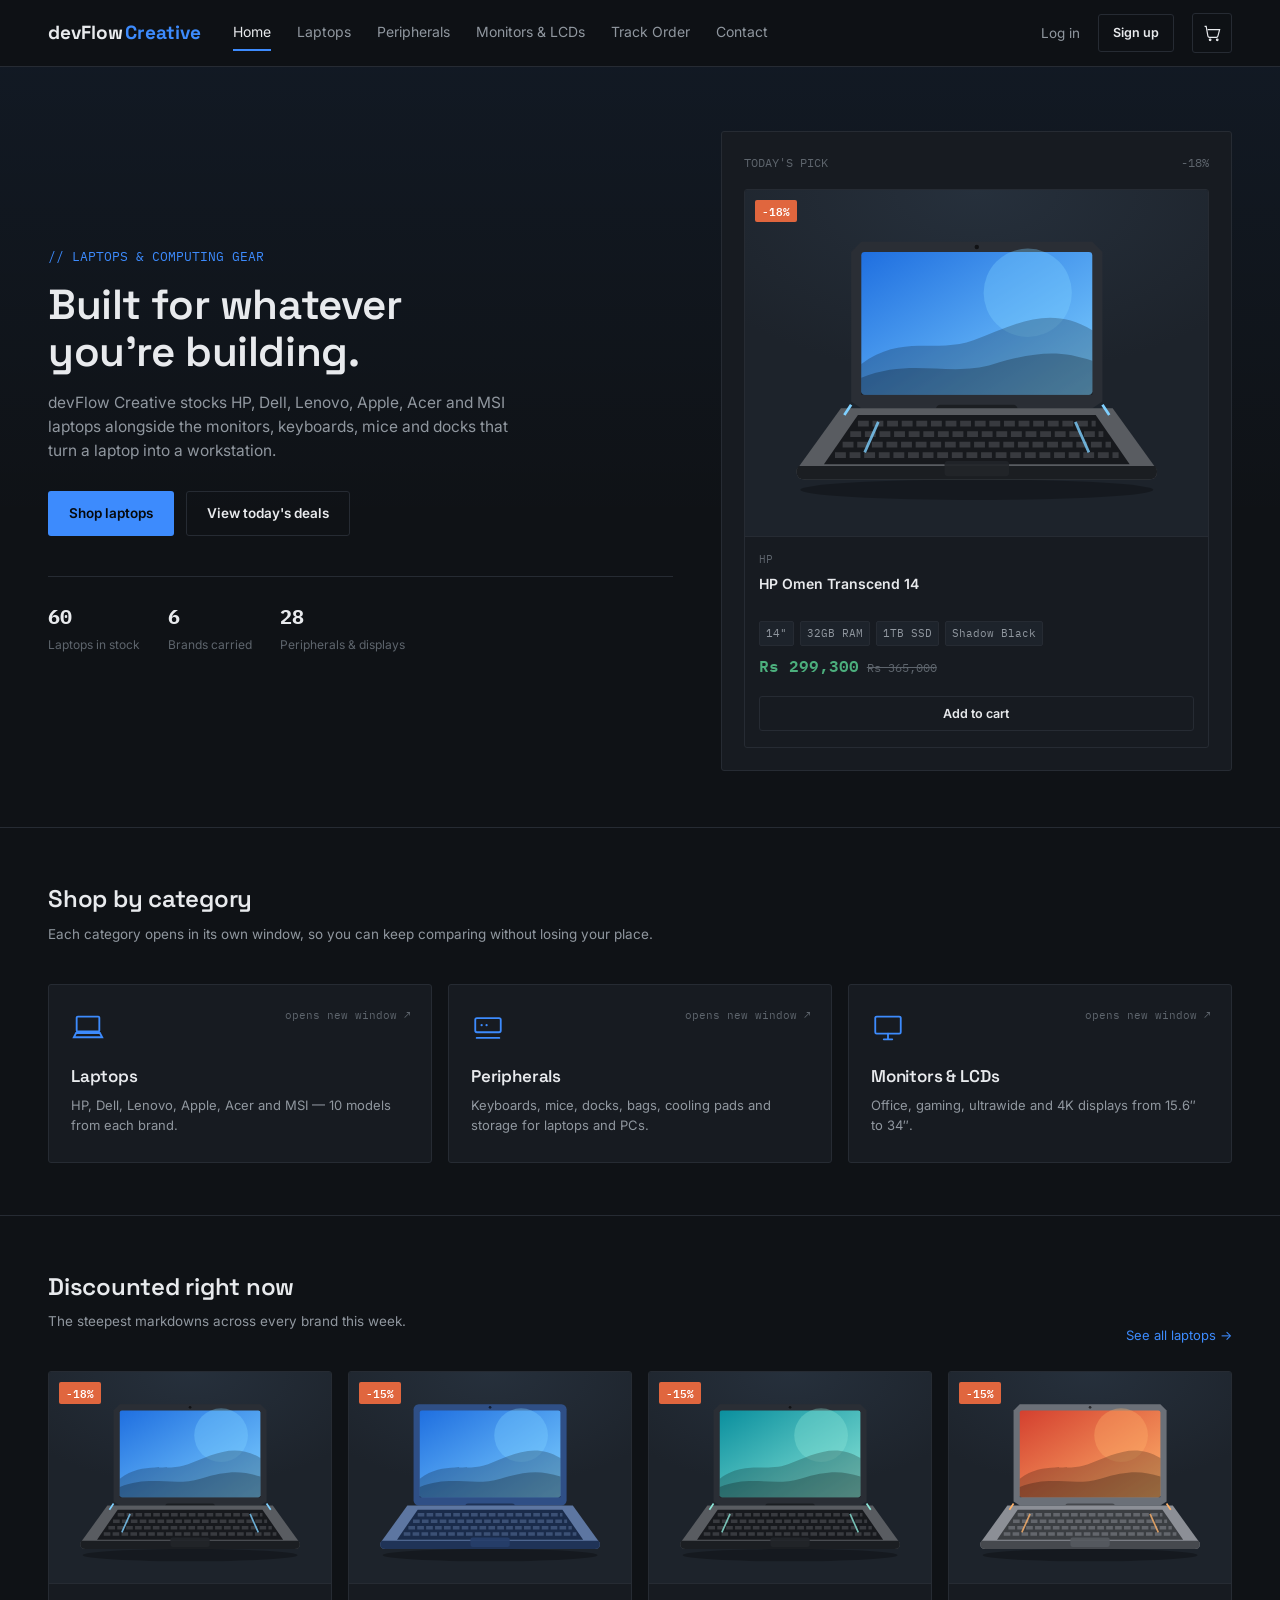
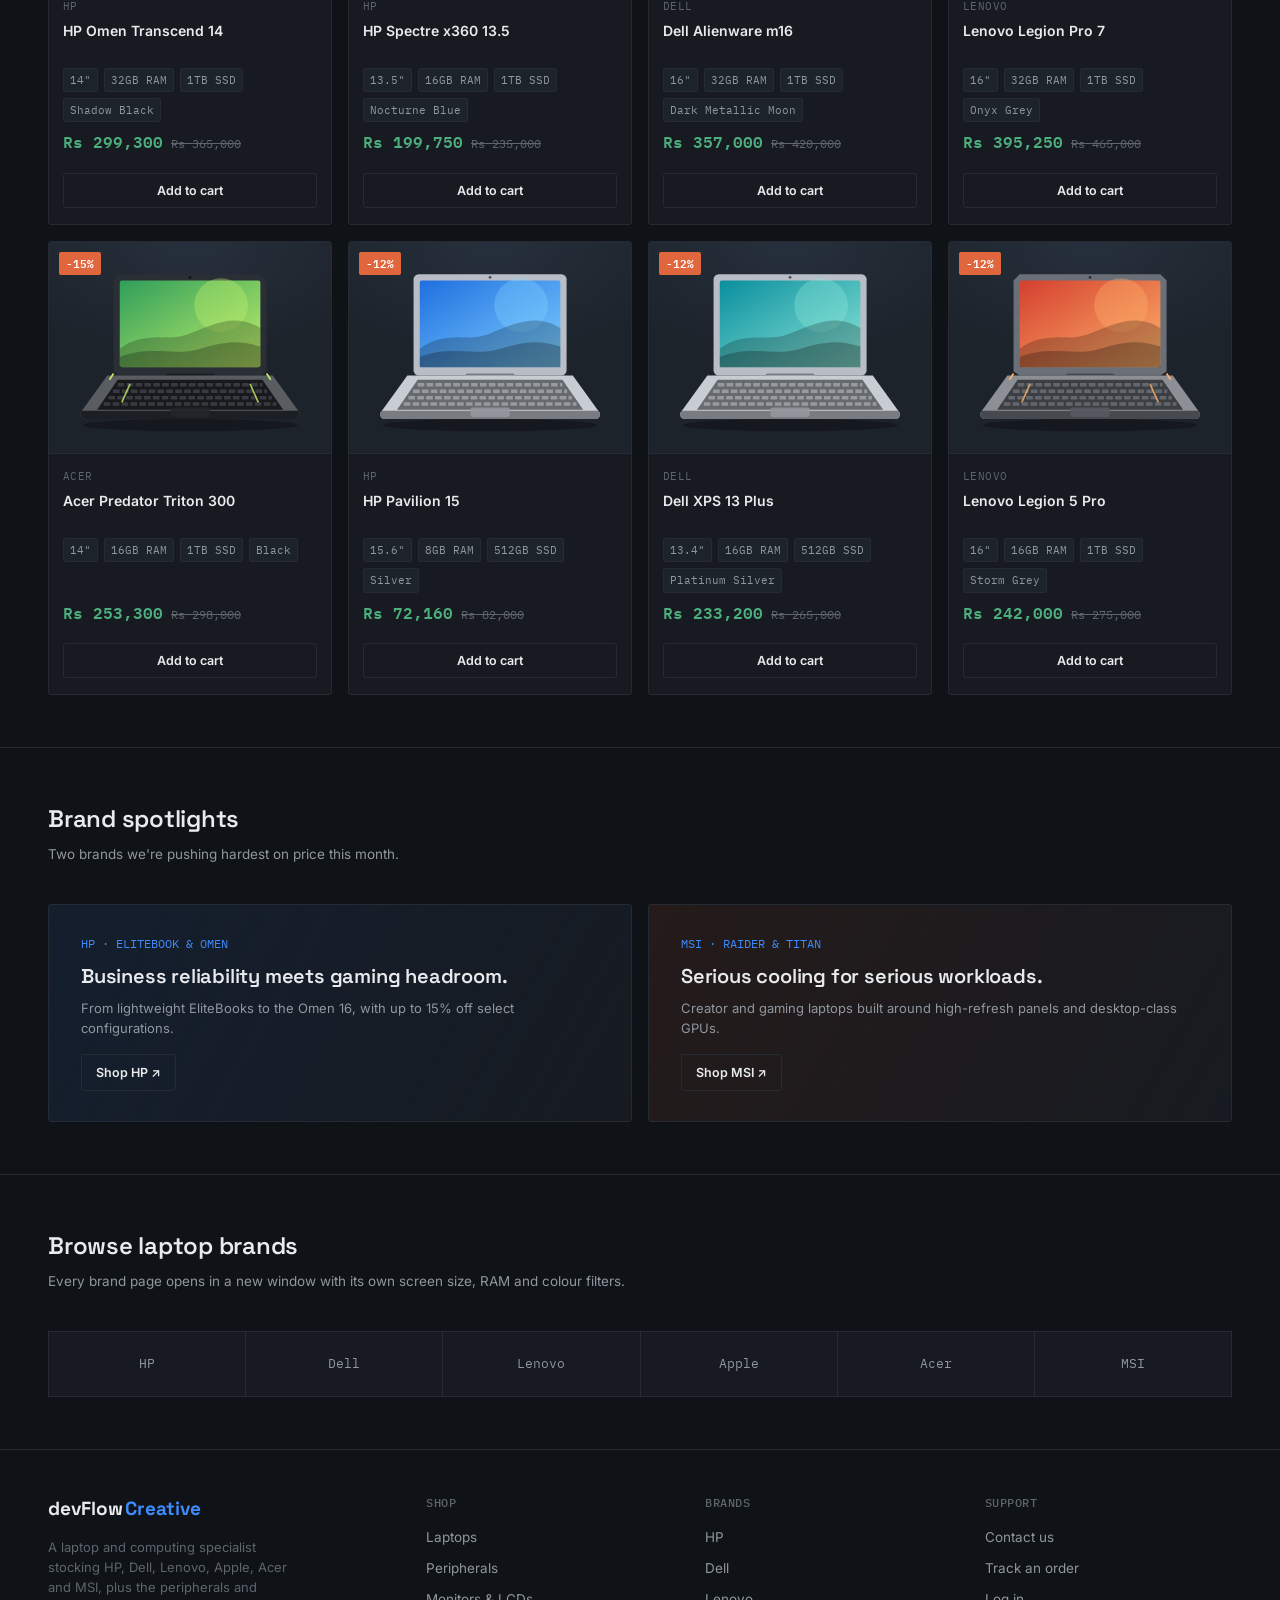
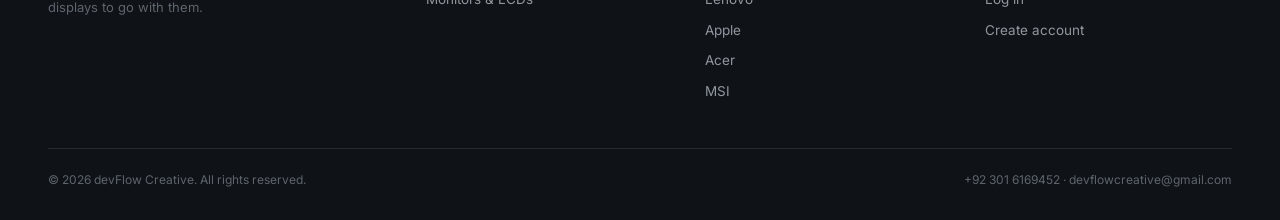
<file: index.html>
<!DOCTYPE html>
<html lang="en">
<head>
<meta charset="UTF-8">
<meta name="viewport" content="width=device-width, initial-scale=1, viewport-fit=cover">
<meta name="theme-color" content="#0F1216">
<title>devFlow Creative — Laptops, Peripherals & Monitors — devFlow Creative</title>
<meta name="description" content="Shop HP, Dell, Lenovo, Apple, Acer and MSI laptops, plus peripherals and monitors, at devFlow Creative.">
<link rel="preconnect" href="https://fonts.googleapis.com">
<link href="https://fonts.googleapis.com/css2?family=Space+Grotesk:wght@500;600;700&family=Inter:wght@400;500;600&family=IBM+Plex+Mono:wght@400;500;600&display=swap" rel="stylesheet">
<link rel="stylesheet" href="style.css">
</head>
<body>
<header class="site-header">
    <div class="wrap header-inner">
      <a href="index.html" class="logo">devFlow<span>Creative</span></a>
      <button class="nav-toggle" id="navToggle" aria-label="Toggle menu">
        <svg viewBox="0 0 24 24" width="20" height="20" fill="none" stroke="currentColor" stroke-width="1.6"><path d="M3 6h18M3 12h18M3 18h18" stroke-linecap="round"/></svg>
      </button>
      <nav class="main-nav" id="mainNav"><a href="index.html" class="active">Home</a><a href="laptops.html">Laptops</a><a href="peripherals.html">Peripherals</a><a href="monitors.html">Monitors & LCDs</a><a href="track-order.html">Track Order</a><a href="contact.html">Contact</a></nav>
      <div class="header-actions">
        <a href="login.html" class="header-link">Log in</a>
        <a href="signup.html" class="btn btn-outline btn-small">Sign up</a>
        <button class="cart-btn" id="cartOpenBtn" aria-label="Open cart">
          <svg viewBox="0 0 24 24" fill="none" stroke="currentColor" stroke-width="1.5"><circle cx="9" cy="20" r="1"/><circle cx="18" cy="20" r="1"/><path d="M2 3h2l2.2 12.2a2 2 0 0 0 2 1.6h8.6a2 2 0 0 0 2-1.6L21 7H6"/></svg>
          <span class="cart-count" data-cart-count data-empty="true">0</span>
        </button>
      </div>
    </div>
  </header>

<section class="hero">
  <div class="wrap hero-inner">
    <div>
      <div class="hero-eyebrow">// LAPTOPS &amp; COMPUTING GEAR</div>
      <h1>Built for whatever you're building.</h1>
      <p>devFlow Creative stocks HP, Dell, Lenovo, Apple, Acer and MSI laptops alongside the monitors, keyboards, mice and docks that turn a laptop into a workstation.</p>
      <div class="hero-actions">
        <a href="laptops.html" class="btn btn-primary">Shop laptops</a>
        <a href="#deals" class="btn btn-outline">View today's deals</a>
      </div>
      <div class="hero-stats">
        <div class="hero-stat"><b>60</b><span>Laptops in stock</span></div>
        <div class="hero-stat"><b>6</b><span>Brands carried</span></div>
        <div class="hero-stat"><b>28</b><span>Peripherals &amp; displays</span></div>
      </div>
    </div>
    <div class="hero-panel">
      <div class="hero-panel-head"><span>TODAY'S PICK</span><span>-18%</span></div>
      <article class="product-card">
    <div class="product-thumb"><span class="badge">-18%</span><svg viewBox="0 0 24 24" fill="none" stroke="currentColor" stroke-width="1.3"><rect x="4" y="4" width="16" height="10.5" rx="0.8"/><path d="M2 18.5h20l-1.6-3H3.6L2 18.5Z"/><path d="M10 18.5h4" stroke-linecap="round"/></svg></div>
    <div class="product-body">
      <div class="product-brand">HP</div>
      <div class="product-name">HP Omen Transcend 14</div>
      <div class="product-specs"><span>14"</span><span>32GB RAM</span><span>1TB SSD</span><span>Shadow Black</span></div>
      <div class="product-price-row"><span class="price-now">Rs 299,300</span><span class="price-old">Rs 365,000</span></div>
      <button type="button" class="add-cart-btn" data-add-to-cart data-id="hp-10" data-name="HP Omen Transcend 14" data-price="299300.0" data-brand="HP">Add to cart</button>
    </div>
  </article>
    </div>
  </div>
</section>

<section class="section">
  <div class="wrap">
    <div class="section-head">
      <div>
        <h2>Shop by category</h2>
        <p>Each category opens in its own window, so you can keep comparing without losing your place.</p>
      </div>
    </div>
    <div class="category-grid">
      <a href="laptops.html" target="_blank" rel="noopener" class="category-card">
        <span class="go">opens new window &#8599;</span>
        <div class="icon"><svg viewBox="0 0 24 24" fill="none" stroke="currentColor" stroke-width="1.3"><rect x="4" y="4" width="16" height="10.5" rx="0.8"/><path d="M2 18.5h20l-1.6-3H3.6L2 18.5Z"/></svg></div>
        <h3>Laptops</h3>
        <p>HP, Dell, Lenovo, Apple, Acer and MSI &mdash; 10 models from each brand.</p>
      </a>
      <a href="peripherals.html" target="_blank" rel="noopener" class="category-card">
        <span class="go">opens new window &#8599;</span>
        <div class="icon"><svg viewBox="0 0 24 24" fill="none" stroke="currentColor" stroke-width="1.3"><rect x="3" y="5" width="18" height="10" rx="1.2"/><circle cx="7.5" cy="10" r="0.8" fill="currentColor" stroke="none"/><circle cx="11" cy="10" r="0.8" fill="currentColor" stroke="none"/><path d="M4 19h16" stroke-linecap="round"/></svg></div>
        <h3>Peripherals</h3>
        <p>Keyboards, mice, docks, bags, cooling pads and storage for laptops and PCs.</p>
      </a>
      <a href="monitors.html" target="_blank" rel="noopener" class="category-card">
        <span class="go">opens new window &#8599;</span>
        <div class="icon"><svg viewBox="0 0 24 24" fill="none" stroke="currentColor" stroke-width="1.3"><rect x="3" y="4" width="18" height="12" rx="1"/><path d="M9 20h6M12 16v4" stroke-linecap="round"/></svg></div>
        <h3>Monitors &amp; LCDs</h3>
        <p>Office, gaming, ultrawide and 4K displays from 15.6&Prime; to 34&Prime;.</p>
      </a>
    </div>
  </div>
</section>

<section class="section" id="deals">
  <div class="wrap">
    <div class="section-head">
      <div>
        <h2>Discounted right now</h2>
        <p>The steepest markdowns across every brand this week.</p>
      </div>
      <a href="laptops.html" class="section-link" target="_blank" rel="noopener">See all laptops &rarr;</a>
    </div>
    <div class="product-grid">
      <article class="product-card">
    <div class="product-thumb"><span class="badge">-18%</span><svg viewBox="0 0 24 24" fill="none" stroke="currentColor" stroke-width="1.3"><rect x="4" y="4" width="16" height="10.5" rx="0.8"/><path d="M2 18.5h20l-1.6-3H3.6L2 18.5Z"/><path d="M10 18.5h4" stroke-linecap="round"/></svg></div>
    <div class="product-body">
      <div class="product-brand">HP</div>
      <div class="product-name">HP Omen Transcend 14</div>
      <div class="product-specs"><span>14"</span><span>32GB RAM</span><span>1TB SSD</span><span>Shadow Black</span></div>
      <div class="product-price-row"><span class="price-now">Rs 299,300</span><span class="price-old">Rs 365,000</span></div>
      <button type="button" class="add-cart-btn" data-add-to-cart data-id="hp-10" data-name="HP Omen Transcend 14" data-price="299300.0" data-brand="HP">Add to cart</button>
    </div>
  </article><article class="product-card">
    <div class="product-thumb"><span class="badge">-15%</span><svg viewBox="0 0 24 24" fill="none" stroke="currentColor" stroke-width="1.3"><rect x="4" y="4" width="16" height="10.5" rx="0.8"/><path d="M2 18.5h20l-1.6-3H3.6L2 18.5Z"/><path d="M10 18.5h4" stroke-linecap="round"/></svg></div>
    <div class="product-body">
      <div class="product-brand">HP</div>
      <div class="product-name">HP Spectre x360 13.5</div>
      <div class="product-specs"><span>13.5"</span><span>16GB RAM</span><span>1TB SSD</span><span>Nocturne Blue</span></div>
      <div class="product-price-row"><span class="price-now">Rs 199,750</span><span class="price-old">Rs 235,000</span></div>
      <button type="button" class="add-cart-btn" data-add-to-cart data-id="hp-03" data-name="HP Spectre x360 13.5" data-price="199750.0" data-brand="HP">Add to cart</button>
    </div>
  </article><article class="product-card">
    <div class="product-thumb"><span class="badge">-15%</span><svg viewBox="0 0 24 24" fill="none" stroke="currentColor" stroke-width="1.3"><rect x="4" y="4" width="16" height="10.5" rx="0.8"/><path d="M2 18.5h20l-1.6-3H3.6L2 18.5Z"/><path d="M10 18.5h4" stroke-linecap="round"/></svg></div>
    <div class="product-body">
      <div class="product-brand">Dell</div>
      <div class="product-name">Dell Alienware m16</div>
      <div class="product-specs"><span>16"</span><span>32GB RAM</span><span>1TB SSD</span><span>Dark Metallic Moon</span></div>
      <div class="product-price-row"><span class="price-now">Rs 357,000</span><span class="price-old">Rs 420,000</span></div>
      <button type="button" class="add-cart-btn" data-add-to-cart data-id="dell-16" data-name="Dell Alienware m16" data-price="357000.0" data-brand="DELL">Add to cart</button>
    </div>
  </article><article class="product-card">
    <div class="product-thumb"><span class="badge">-15%</span><svg viewBox="0 0 24 24" fill="none" stroke="currentColor" stroke-width="1.3"><rect x="4" y="4" width="16" height="10.5" rx="0.8"/><path d="M2 18.5h20l-1.6-3H3.6L2 18.5Z"/><path d="M10 18.5h4" stroke-linecap="round"/></svg></div>
    <div class="product-body">
      <div class="product-brand">Lenovo</div>
      <div class="product-name">Lenovo Legion Pro 7</div>
      <div class="product-specs"><span>16"</span><span>32GB RAM</span><span>1TB SSD</span><span>Onyx Grey</span></div>
      <div class="product-price-row"><span class="price-now">Rs 395,250</span><span class="price-old">Rs 465,000</span></div>
      <button type="button" class="add-cart-btn" data-add-to-cart data-id="lenovo-27" data-name="Lenovo Legion Pro 7" data-price="395250.0" data-brand="LENOVO">Add to cart</button>
    </div>
  </article><article class="product-card">
    <div class="product-thumb"><span class="badge">-15%</span><svg viewBox="0 0 24 24" fill="none" stroke="currentColor" stroke-width="1.3"><rect x="4" y="4" width="16" height="10.5" rx="0.8"/><path d="M2 18.5h20l-1.6-3H3.6L2 18.5Z"/><path d="M10 18.5h4" stroke-linecap="round"/></svg></div>
    <div class="product-body">
      <div class="product-brand">Acer</div>
      <div class="product-name">Acer Predator Triton 300</div>
      <div class="product-specs"><span>14"</span><span>16GB RAM</span><span>1TB SSD</span><span>Black</span></div>
      <div class="product-price-row"><span class="price-now">Rs 253,300</span><span class="price-old">Rs 298,000</span></div>
      <button type="button" class="add-cart-btn" data-add-to-cart data-id="acer-48" data-name="Acer Predator Triton 300" data-price="253300.0" data-brand="ACER">Add to cart</button>
    </div>
  </article><article class="product-card">
    <div class="product-thumb"><span class="badge">-12%</span><svg viewBox="0 0 24 24" fill="none" stroke="currentColor" stroke-width="1.3"><rect x="4" y="4" width="16" height="10.5" rx="0.8"/><path d="M2 18.5h20l-1.6-3H3.6L2 18.5Z"/><path d="M10 18.5h4" stroke-linecap="round"/></svg></div>
    <div class="product-body">
      <div class="product-brand">HP</div>
      <div class="product-name">HP Pavilion 15</div>
      <div class="product-specs"><span>15.6"</span><span>8GB RAM</span><span>512GB SSD</span><span>Silver</span></div>
      <div class="product-price-row"><span class="price-now">Rs 72,160</span><span class="price-old">Rs 82,000</span></div>
      <button type="button" class="add-cart-btn" data-add-to-cart data-id="hp-01" data-name="HP Pavilion 15" data-price="72160.0" data-brand="HP">Add to cart</button>
    </div>
  </article><article class="product-card">
    <div class="product-thumb"><span class="badge">-12%</span><svg viewBox="0 0 24 24" fill="none" stroke="currentColor" stroke-width="1.3"><rect x="4" y="4" width="16" height="10.5" rx="0.8"/><path d="M2 18.5h20l-1.6-3H3.6L2 18.5Z"/><path d="M10 18.5h4" stroke-linecap="round"/></svg></div>
    <div class="product-body">
      <div class="product-brand">Dell</div>
      <div class="product-name">Dell XPS 13 Plus</div>
      <div class="product-specs"><span>13.4"</span><span>16GB RAM</span><span>512GB SSD</span><span>Platinum Silver</span></div>
      <div class="product-price-row"><span class="price-now">Rs 233,200</span><span class="price-old">Rs 265,000</span></div>
      <button type="button" class="add-cart-btn" data-add-to-cart data-id="dell-12" data-name="Dell XPS 13 Plus" data-price="233200.0" data-brand="DELL">Add to cart</button>
    </div>
  </article><article class="product-card">
    <div class="product-thumb"><span class="badge">-12%</span><svg viewBox="0 0 24 24" fill="none" stroke="currentColor" stroke-width="1.3"><rect x="4" y="4" width="16" height="10.5" rx="0.8"/><path d="M2 18.5h20l-1.6-3H3.6L2 18.5Z"/><path d="M10 18.5h4" stroke-linecap="round"/></svg></div>
    <div class="product-body">
      <div class="product-brand">Lenovo</div>
      <div class="product-name">Lenovo Legion 5 Pro</div>
      <div class="product-specs"><span>16"</span><span>16GB RAM</span><span>1TB SSD</span><span>Storm Grey</span></div>
      <div class="product-price-row"><span class="price-now">Rs 242,000</span><span class="price-old">Rs 275,000</span></div>
      <button type="button" class="add-cart-btn" data-add-to-cart data-id="lenovo-23" data-name="Lenovo Legion 5 Pro" data-price="242000.0" data-brand="LENOVO">Add to cart</button>
    </div>
  </article>
    </div>
  </div>
</section>

<section class="section">
  <div class="wrap">
    <div class="section-head">
      <div>
        <h2>Brand spotlights</h2>
        <p>Two brands we're pushing hardest on price this month.</p>
      </div>
    </div>
    <div class="ad-grid">
      <div class="ad-banner ad-hp">
        <div>
          <div class="tag">HP &middot; ELITEBOOK &amp; OMEN</div>
          <h3>Business reliability meets gaming headroom.</h3>
          <p>From lightweight EliteBooks to the Omen 16, with up to 15% off select configurations.</p>
          <a href="brands/hp.html" target="_blank" rel="noopener" class="btn btn-outline btn-small">Shop HP &#8599;</a>
        </div>
      </div>
      <div class="ad-banner ad-msi">
        <div>
          <div class="tag">MSI &middot; RAIDER &amp; TITAN</div>
          <h3>Serious cooling for serious workloads.</h3>
          <p>Creator and gaming laptops built around high-refresh panels and desktop-class GPUs.</p>
          <a href="brands/msi.html" target="_blank" rel="noopener" class="btn btn-outline btn-small">Shop MSI &#8599;</a>
        </div>
      </div>
    </div>
  </div>
</section>

<section class="section" style="border-bottom:none">
  <div class="wrap">
    <div class="section-head">
      <div>
        <h2>Browse laptop brands</h2>
        <p>Every brand page opens in a new window with its own screen size, RAM and colour filters.</p>
      </div>
    </div>
    <div class="brand-strip">
      <a href="brands/hp.html" target="_blank" rel="noopener" class="brand-tile">HP</a><a href="brands/dell.html" target="_blank" rel="noopener" class="brand-tile">Dell</a><a href="brands/lenovo.html" target="_blank" rel="noopener" class="brand-tile">Lenovo</a><a href="brands/apple.html" target="_blank" rel="noopener" class="brand-tile">Apple</a><a href="brands/acer.html" target="_blank" rel="noopener" class="brand-tile">Acer</a><a href="brands/msi.html" target="_blank" rel="noopener" class="brand-tile">MSI</a>
    </div>
  </div>
</section>

<footer class="site-footer">
    <div class="wrap">
      <div class="footer-grid">
        <div class="footer-brand">
          <div class="logo">devFlow<span>Creative</span></div>
          <p>A laptop and computing specialist stocking HP, Dell, Lenovo, Apple, Acer and MSI, plus the peripherals and displays to go with them.</p>
        </div>
        <div class="footer-col">
          <h4>Shop</h4>
          <a href="laptops.html">Laptops</a>
          <a href="peripherals.html">Peripherals</a>
          <a href="monitors.html">Monitors &amp; LCDs</a>
        </div>
        <div class="footer-col">
          <h4>Brands</h4>
          <a href="brands/hp.html">HP</a>
          <a href="brands/dell.html">Dell</a>
          <a href="brands/lenovo.html">Lenovo</a>
          <a href="brands/apple.html">Apple</a>
          <a href="brands/acer.html">Acer</a>
          <a href="brands/msi.html">MSI</a>
        </div>
        <div class="footer-col">
          <h4>Support</h4>
          <a href="contact.html">Contact us</a>
          <a href="track-order.html">Track an order</a>
          <a href="login.html">Log in</a>
          <a href="signup.html">Create account</a>
        </div>
      </div>
      <div class="footer-bottom">
        <span>&copy; 2026 devFlow Creative. All rights reserved.</span>
        <span>+92 301 6169452 &middot; devflowcreative@gmail.com</span>
      </div>
    </div>
  </footer>
<div class="cart-overlay" id="cartOverlay"></div>
  <aside class="cart-drawer" id="cartDrawer" aria-label="Shopping cart">
    <div class="cart-head">
      <h2>Your cart</h2>
      <button class="cart-close" id="cartCloseBtn" aria-label="Close cart">
        <svg viewBox="0 0 24 24" width="18" height="18" fill="none" stroke="currentColor" stroke-width="1.6"><path d="M6 6l12 12M18 6L6 18" stroke-linecap="round"/></svg>
      </button>
    </div>
    <div class="cart-items" id="cartItems"></div>
    <div class="cart-footer" id="cartFooter" style="display:none">
      <div class="cart-subtotal"><span>Subtotal</span><b id="cartSubtotal">Rs 0</b></div>
      <p>Shipping and taxes calculated at checkout.</p>
      <button type="button" class="btn btn-primary btn-full" onclick="alert('This is a demo store — checkout isn\'t connected to a backend yet.')">Checkout</button>
    </div>
  </aside>
<script src="data.js"></script>
<script src="images.js"></script>
<script src="cart.js"></script>
<script src="main.js"></script>
</body>
</html>
</file>
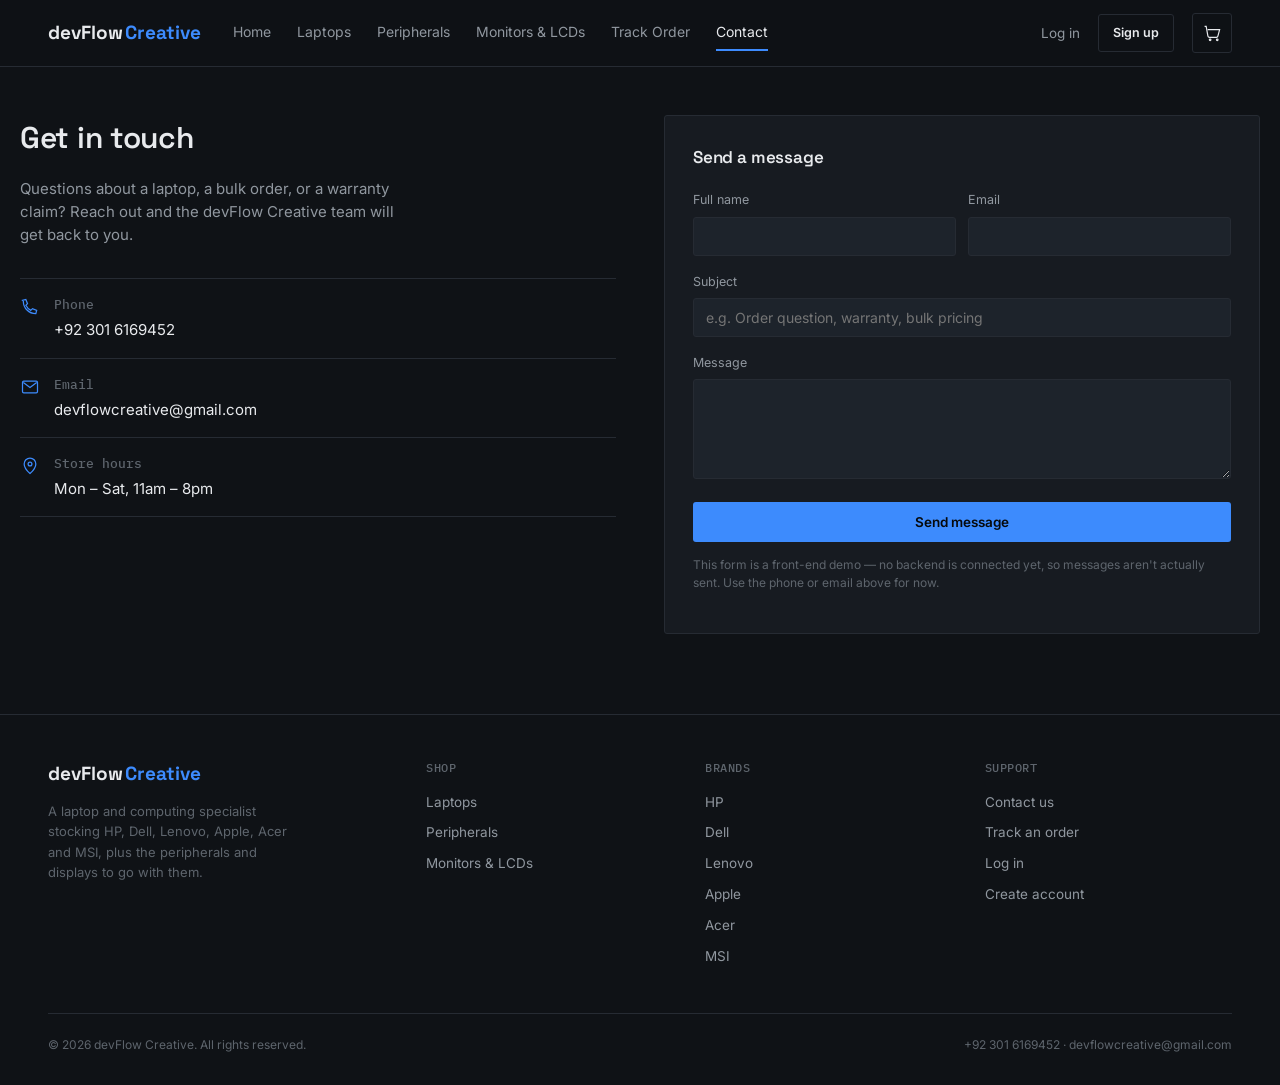
<file: contact.html>
<!DOCTYPE html>
<html lang="en">
<head>
<meta charset="UTF-8">
<meta name="viewport" content="width=device-width, initial-scale=1, viewport-fit=cover">
<meta name="theme-color" content="#0F1216">
<title>Contact Us — devFlow Creative</title>
<meta name="description" content="Contact devFlow Creative by phone or email.">
<link rel="preconnect" href="https://fonts.googleapis.com">
<link href="https://fonts.googleapis.com/css2?family=Space+Grotesk:wght@500;600;700&family=Inter:wght@400;500;600&family=IBM+Plex+Mono:wght@400;500;600&display=swap" rel="stylesheet">
<link rel="stylesheet" href="style.css">
</head>
<body>
<header class="site-header">
    <div class="wrap header-inner">
      <a href="index.html" class="logo">devFlow<span>Creative</span></a>
      <button class="nav-toggle" id="navToggle" aria-label="Toggle menu">
        <svg viewBox="0 0 24 24" width="20" height="20" fill="none" stroke="currentColor" stroke-width="1.6"><path d="M3 6h18M3 12h18M3 18h18" stroke-linecap="round"/></svg>
      </button>
      <nav class="main-nav" id="mainNav"><a href="index.html">Home</a><a href="laptops.html">Laptops</a><a href="peripherals.html">Peripherals</a><a href="monitors.html">Monitors & LCDs</a><a href="track-order.html">Track Order</a><a href="contact.html" class="active">Contact</a></nav>
      <div class="header-actions">
        <a href="login.html" class="header-link">Log in</a>
        <a href="signup.html" class="btn btn-outline btn-small">Sign up</a>
        <button class="cart-btn" id="cartOpenBtn" aria-label="Open cart">
          <svg viewBox="0 0 24 24" fill="none" stroke="currentColor" stroke-width="1.5"><circle cx="9" cy="20" r="1"/><circle cx="18" cy="20" r="1"/><path d="M2 3h2l2.2 12.2a2 2 0 0 0 2 1.6h8.6a2 2 0 0 0 2-1.6L21 7H6"/></svg>
          <span class="cart-count" data-cart-count data-empty="true">0</span>
        </button>
      </div>
    </div>
  </header>

<div class="wrap contact-body">
  <div class="contact-info">
    <h1>Get in touch</h1>
    <p>Questions about a laptop, a bulk order, or a warranty claim? Reach out and the devFlow Creative team will get back to you.</p>

    <div class="contact-row">
      <svg class="ic" viewBox="0 0 24 24" fill="none" stroke="currentColor" stroke-width="1.5"><path d="M4 5c0 8.3 6.7 15 15 15l1-4-5-2-2 2c-2.5-1.2-4.8-3.5-6-6l2-2-2-5-4 1Z"/></svg>
      <div><b>Phone</b><a href="tel:+923016169452">+92 301 6169452</a></div>
    </div>
    <div class="contact-row">
      <svg class="ic" viewBox="0 0 24 24" fill="none" stroke="currentColor" stroke-width="1.5"><rect x="3" y="5" width="18" height="14" rx="1.5"/><path d="m4 6.5 8 6 8-6"/></svg>
      <div><b>Email</b><a href="mailto:devflowcreative@gmail.com">devflowcreative@gmail.com</a></div>
    </div>
    <div class="contact-row">
      <svg class="ic" viewBox="0 0 24 24" fill="none" stroke="currentColor" stroke-width="1.5"><path d="M12 21s7-6.1 7-11.5A7 7 0 0 0 5 9.5C5 14.9 12 21 12 21Z"/><circle cx="12" cy="9.5" r="2.3"/></svg>
      <div><b>Store hours</b><span>Mon &ndash; Sat, 11am &ndash; 8pm</span></div>
    </div>
  </div>

  <div class="form-card">
    <h2>Send a message</h2>
    <div class="form-success" id="contactSuccess">Thanks &mdash; your message has been noted. We'll reply by email shortly.</div>
    <form id="contactForm" onsubmit="return handleContactSubmit(event)">
      <div class="field-row">
        <div class="field"><label for="cName">Full name</label><input id="cName" type="text" required></div>
        <div class="field"><label for="cEmail">Email</label><input id="cEmail" type="email" required></div>
      </div>
      <div class="field"><label for="cSubject">Subject</label><input id="cSubject" type="text" placeholder="e.g. Order question, warranty, bulk pricing"></div>
      <div class="field"><label for="cMessage">Message</label><textarea id="cMessage" required></textarea></div>
      <button type="submit" class="btn btn-primary btn-full">Send message</button>
      <p class="form-note">This form is a front-end demo &mdash; no backend is connected yet, so messages aren't actually sent. Use the phone or email above for now.</p>
    </form>
  </div>
</div>

<script>
function handleContactSubmit(e) {
  e.preventDefault();
  document.getElementById('contactSuccess').classList.add('show');
  document.getElementById('contactForm').reset();
  return false;
}
</script>

<footer class="site-footer">
    <div class="wrap">
      <div class="footer-grid">
        <div class="footer-brand">
          <div class="logo">devFlow<span>Creative</span></div>
          <p>A laptop and computing specialist stocking HP, Dell, Lenovo, Apple, Acer and MSI, plus the peripherals and displays to go with them.</p>
        </div>
        <div class="footer-col">
          <h4>Shop</h4>
          <a href="laptops.html">Laptops</a>
          <a href="peripherals.html">Peripherals</a>
          <a href="monitors.html">Monitors &amp; LCDs</a>
        </div>
        <div class="footer-col">
          <h4>Brands</h4>
          <a href="brands/hp.html">HP</a>
          <a href="brands/dell.html">Dell</a>
          <a href="brands/lenovo.html">Lenovo</a>
          <a href="brands/apple.html">Apple</a>
          <a href="brands/acer.html">Acer</a>
          <a href="brands/msi.html">MSI</a>
        </div>
        <div class="footer-col">
          <h4>Support</h4>
          <a href="contact.html">Contact us</a>
          <a href="track-order.html">Track an order</a>
          <a href="login.html">Log in</a>
          <a href="signup.html">Create account</a>
        </div>
      </div>
      <div class="footer-bottom">
        <span>&copy; 2026 devFlow Creative. All rights reserved.</span>
        <span>+92 301 6169452 &middot; devflowcreative@gmail.com</span>
      </div>
    </div>
  </footer>
<div class="cart-overlay" id="cartOverlay"></div>
  <aside class="cart-drawer" id="cartDrawer" aria-label="Shopping cart">
    <div class="cart-head">
      <h2>Your cart</h2>
      <button class="cart-close" id="cartCloseBtn" aria-label="Close cart">
        <svg viewBox="0 0 24 24" width="18" height="18" fill="none" stroke="currentColor" stroke-width="1.6"><path d="M6 6l12 12M18 6L6 18" stroke-linecap="round"/></svg>
      </button>
    </div>
    <div class="cart-items" id="cartItems"></div>
    <div class="cart-footer" id="cartFooter" style="display:none">
      <div class="cart-subtotal"><span>Subtotal</span><b id="cartSubtotal">Rs 0</b></div>
      <p>Shipping and taxes calculated at checkout.</p>
      <button type="button" class="btn btn-primary btn-full" onclick="alert('This is a demo store — checkout isn\'t connected to a backend yet.')">Checkout</button>
    </div>
  </aside>
<script src="data.js"></script>
<script src="images.js"></script>
<script src="cart.js"></script>
<script src="main.js"></script>
</body>
</html>
</file>
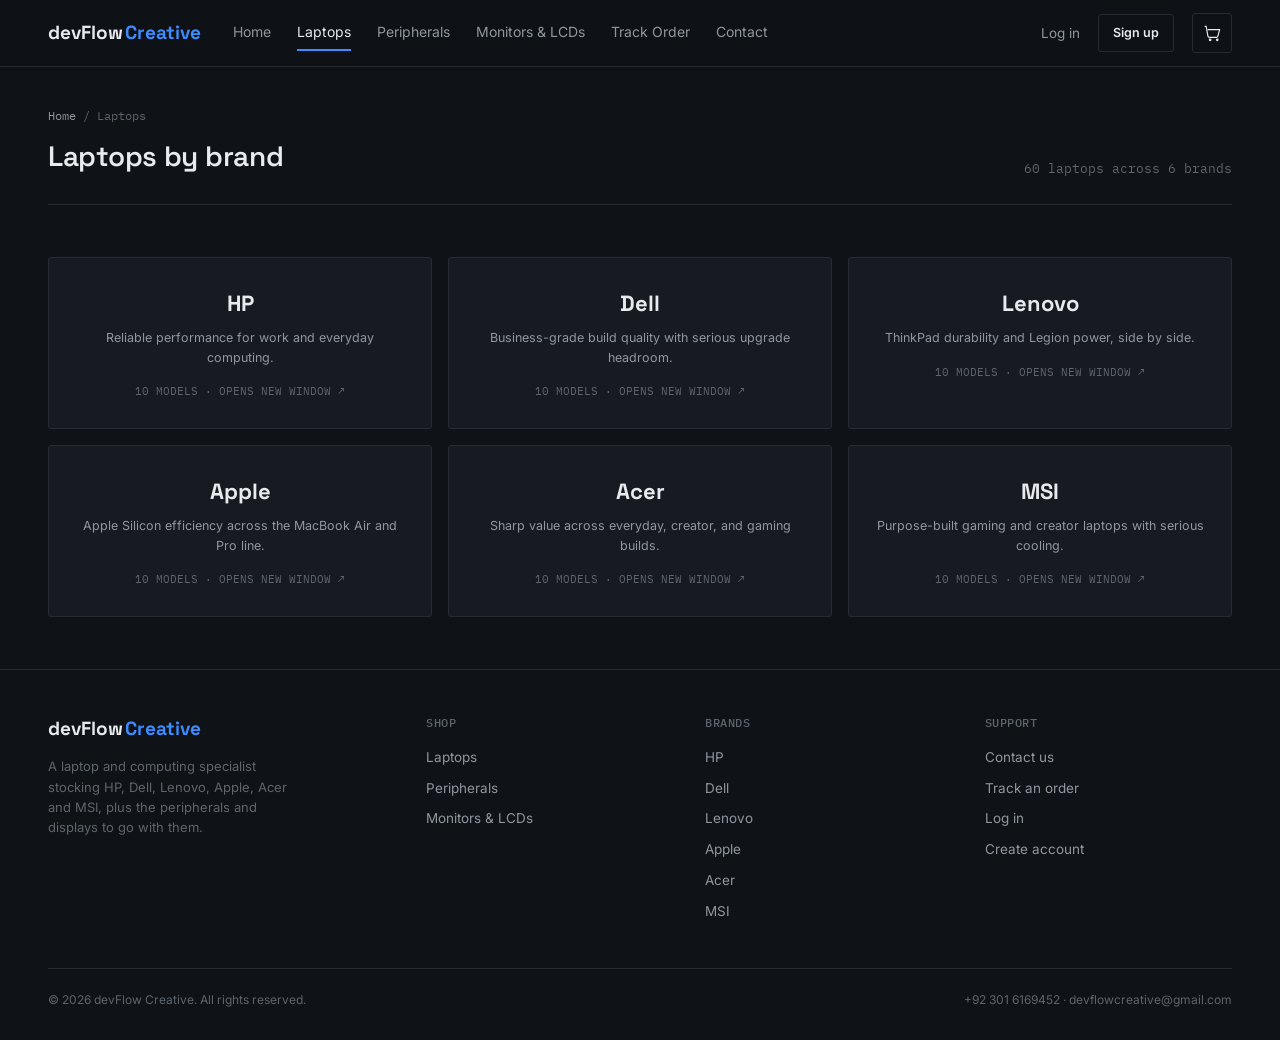
<file: laptops.html>
<!DOCTYPE html>
<html lang="en">
<head>
<meta charset="UTF-8">
<meta name="viewport" content="width=device-width, initial-scale=1, viewport-fit=cover">
<meta name="theme-color" content="#0F1216">
<title>Laptops by Brand — devFlow Creative</title>
<meta name="description" content="Browse HP, Dell, Lenovo, Apple, Acer and MSI laptops at devFlow Creative.">
<link rel="preconnect" href="https://fonts.googleapis.com">
<link href="https://fonts.googleapis.com/css2?family=Space+Grotesk:wght@500;600;700&family=Inter:wght@400;500;600&family=IBM+Plex+Mono:wght@400;500;600&display=swap" rel="stylesheet">
<link rel="stylesheet" href="style.css">
</head>
<body>
<header class="site-header">
    <div class="wrap header-inner">
      <a href="index.html" class="logo">devFlow<span>Creative</span></a>
      <button class="nav-toggle" id="navToggle" aria-label="Toggle menu">
        <svg viewBox="0 0 24 24" width="20" height="20" fill="none" stroke="currentColor" stroke-width="1.6"><path d="M3 6h18M3 12h18M3 18h18" stroke-linecap="round"/></svg>
      </button>
      <nav class="main-nav" id="mainNav"><a href="index.html">Home</a><a href="laptops.html" class="active">Laptops</a><a href="peripherals.html">Peripherals</a><a href="monitors.html">Monitors & LCDs</a><a href="track-order.html">Track Order</a><a href="contact.html">Contact</a></nav>
      <div class="header-actions">
        <a href="login.html" class="header-link">Log in</a>
        <a href="signup.html" class="btn btn-outline btn-small">Sign up</a>
        <button class="cart-btn" id="cartOpenBtn" aria-label="Open cart">
          <svg viewBox="0 0 24 24" fill="none" stroke="currentColor" stroke-width="1.5"><circle cx="9" cy="20" r="1"/><circle cx="18" cy="20" r="1"/><path d="M2 3h2l2.2 12.2a2 2 0 0 0 2 1.6h8.6a2 2 0 0 0 2-1.6L21 7H6"/></svg>
          <span class="cart-count" data-cart-count data-empty="true">0</span>
        </button>
      </div>
    </div>
  </header>

<div class="wrap">
  <div class="listing-head">
    <div>
      <div class="breadcrumb"><a href="index.html">Home</a> / Laptops</div>
      <h1>Laptops by brand</h1>
    </div>
    <span class="result-count">60 laptops across 6 brands</span>
  </div>
</div>
<section class="section" style="border-bottom:none">
  <div class="wrap">
    <div class="brand-hub-grid">
      <a href="brands/hp.html" target="_blank" rel="noopener" class="brand-hub-card">
      <div class="wordmark">HP</div>
      <p>Reliable performance for work and everyday computing.</p>
      <div class="count">10 MODELS &middot; OPENS NEW WINDOW &#8599;</div>
    </a><a href="brands/dell.html" target="_blank" rel="noopener" class="brand-hub-card">
      <div class="wordmark">Dell</div>
      <p>Business-grade build quality with serious upgrade headroom.</p>
      <div class="count">10 MODELS &middot; OPENS NEW WINDOW &#8599;</div>
    </a><a href="brands/lenovo.html" target="_blank" rel="noopener" class="brand-hub-card">
      <div class="wordmark">Lenovo</div>
      <p>ThinkPad durability and Legion power, side by side.</p>
      <div class="count">10 MODELS &middot; OPENS NEW WINDOW &#8599;</div>
    </a><a href="brands/apple.html" target="_blank" rel="noopener" class="brand-hub-card">
      <div class="wordmark">Apple</div>
      <p>Apple Silicon efficiency across the MacBook Air and Pro line.</p>
      <div class="count">10 MODELS &middot; OPENS NEW WINDOW &#8599;</div>
    </a><a href="brands/acer.html" target="_blank" rel="noopener" class="brand-hub-card">
      <div class="wordmark">Acer</div>
      <p>Sharp value across everyday, creator, and gaming builds.</p>
      <div class="count">10 MODELS &middot; OPENS NEW WINDOW &#8599;</div>
    </a><a href="brands/msi.html" target="_blank" rel="noopener" class="brand-hub-card">
      <div class="wordmark">MSI</div>
      <p>Purpose-built gaming and creator laptops with serious cooling.</p>
      <div class="count">10 MODELS &middot; OPENS NEW WINDOW &#8599;</div>
    </a>
    </div>
  </div>
</section>

<footer class="site-footer">
    <div class="wrap">
      <div class="footer-grid">
        <div class="footer-brand">
          <div class="logo">devFlow<span>Creative</span></div>
          <p>A laptop and computing specialist stocking HP, Dell, Lenovo, Apple, Acer and MSI, plus the peripherals and displays to go with them.</p>
        </div>
        <div class="footer-col">
          <h4>Shop</h4>
          <a href="laptops.html">Laptops</a>
          <a href="peripherals.html">Peripherals</a>
          <a href="monitors.html">Monitors &amp; LCDs</a>
        </div>
        <div class="footer-col">
          <h4>Brands</h4>
          <a href="brands/hp.html">HP</a>
          <a href="brands/dell.html">Dell</a>
          <a href="brands/lenovo.html">Lenovo</a>
          <a href="brands/apple.html">Apple</a>
          <a href="brands/acer.html">Acer</a>
          <a href="brands/msi.html">MSI</a>
        </div>
        <div class="footer-col">
          <h4>Support</h4>
          <a href="contact.html">Contact us</a>
          <a href="track-order.html">Track an order</a>
          <a href="login.html">Log in</a>
          <a href="signup.html">Create account</a>
        </div>
      </div>
      <div class="footer-bottom">
        <span>&copy; 2026 devFlow Creative. All rights reserved.</span>
        <span>+92 301 6169452 &middot; devflowcreative@gmail.com</span>
      </div>
    </div>
  </footer>
<div class="cart-overlay" id="cartOverlay"></div>
  <aside class="cart-drawer" id="cartDrawer" aria-label="Shopping cart">
    <div class="cart-head">
      <h2>Your cart</h2>
      <button class="cart-close" id="cartCloseBtn" aria-label="Close cart">
        <svg viewBox="0 0 24 24" width="18" height="18" fill="none" stroke="currentColor" stroke-width="1.6"><path d="M6 6l12 12M18 6L6 18" stroke-linecap="round"/></svg>
      </button>
    </div>
    <div class="cart-items" id="cartItems"></div>
    <div class="cart-footer" id="cartFooter" style="display:none">
      <div class="cart-subtotal"><span>Subtotal</span><b id="cartSubtotal">Rs 0</b></div>
      <p>Shipping and taxes calculated at checkout.</p>
      <button type="button" class="btn btn-primary btn-full" onclick="alert('This is a demo store — checkout isn\'t connected to a backend yet.')">Checkout</button>
    </div>
  </aside>
<script src="data.js"></script>
<script src="images.js"></script>
<script src="cart.js"></script>
<script src="main.js"></script>
</body>
</html>
</file>
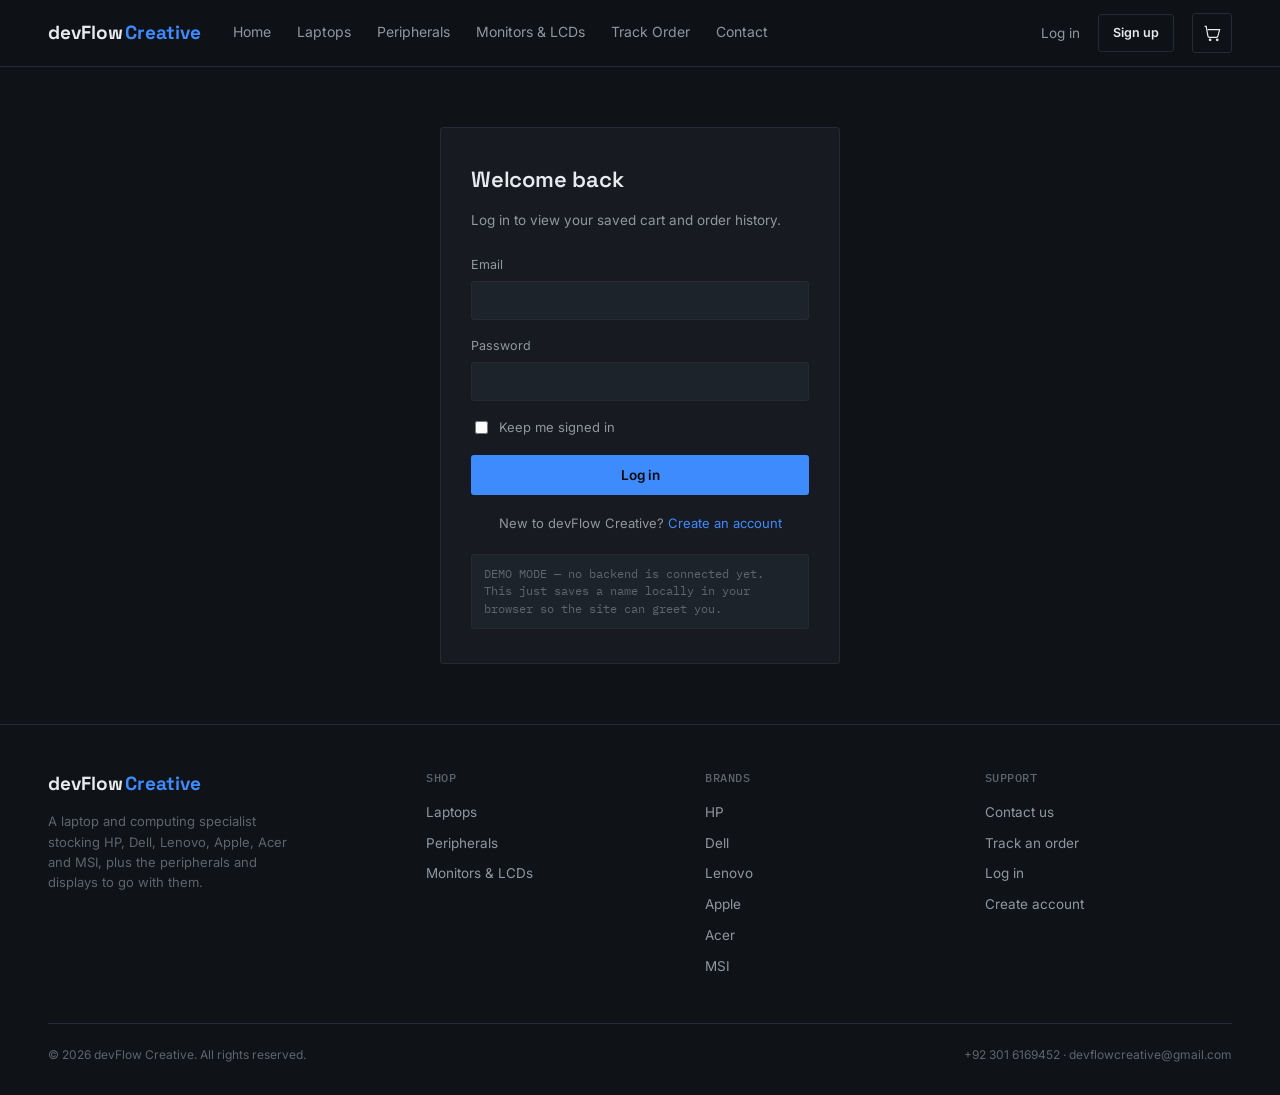
<file: login.html>
<!DOCTYPE html>
<html lang="en">
<head>
<meta charset="UTF-8">
<meta name="viewport" content="width=device-width, initial-scale=1, viewport-fit=cover">
<meta name="theme-color" content="#0F1216">
<title>Log In — devFlow Creative</title>
<meta name="description" content="Log in to your devFlow Creative account.">
<link rel="preconnect" href="https://fonts.googleapis.com">
<link href="https://fonts.googleapis.com/css2?family=Space+Grotesk:wght@500;600;700&family=Inter:wght@400;500;600&family=IBM+Plex+Mono:wght@400;500;600&display=swap" rel="stylesheet">
<link rel="stylesheet" href="style.css">
</head>
<body>
<header class="site-header">
    <div class="wrap header-inner">
      <a href="index.html" class="logo">devFlow<span>Creative</span></a>
      <button class="nav-toggle" id="navToggle" aria-label="Toggle menu">
        <svg viewBox="0 0 24 24" width="20" height="20" fill="none" stroke="currentColor" stroke-width="1.6"><path d="M3 6h18M3 12h18M3 18h18" stroke-linecap="round"/></svg>
      </button>
      <nav class="main-nav" id="mainNav"><a href="index.html">Home</a><a href="laptops.html">Laptops</a><a href="peripherals.html">Peripherals</a><a href="monitors.html">Monitors & LCDs</a><a href="track-order.html">Track Order</a><a href="contact.html">Contact</a></nav>
      <div class="header-actions">
        <a href="login.html" class="header-link">Log in</a>
        <a href="signup.html" class="btn btn-outline btn-small">Sign up</a>
        <button class="cart-btn" id="cartOpenBtn" aria-label="Open cart">
          <svg viewBox="0 0 24 24" fill="none" stroke="currentColor" stroke-width="1.5"><circle cx="9" cy="20" r="1"/><circle cx="18" cy="20" r="1"/><path d="M2 3h2l2.2 12.2a2 2 0 0 0 2 1.6h8.6a2 2 0 0 0 2-1.6L21 7H6"/></svg>
          <span class="cart-count" data-cart-count data-empty="true">0</span>
        </button>
      </div>
    </div>
  </header>

<div class="auth-wrap">
  <div class="auth-card">
    <h1>Welcome back</h1>
    <p>Log in to view your saved cart and order history.</p>
    <div class="form-error" id="loginError">Enter a valid email and password to continue.</div>
    <form id="loginForm" onsubmit="return handleLogin(event)">
      <div class="field"><label for="lEmail">Email</label><input id="lEmail" type="email" required></div>
      <div class="field"><label for="lPassword">Password</label><input id="lPassword" type="password" required minlength="6"></div>
      <div class="checkbox-row"><input type="checkbox" id="lRemember"><label for="lRemember">Keep me signed in</label></div>
      <button type="submit" class="btn btn-primary btn-full">Log in</button>
    </form>
    <div class="auth-switch">New to devFlow Creative? <a href="signup.html">Create an account</a></div>
    <div class="auth-demo-note">DEMO MODE &mdash; no backend is connected yet. This just saves a name locally in your browser so the site can greet you.</div>
  </div>
</div>

<script>
function handleLogin(e) {
  e.preventDefault();
  const email = document.getElementById('lEmail').value;
  const password = document.getElementById('lPassword').value;
  const errorEl = document.getElementById('loginError');
  if (!email.includes('@') || password.length < 6) {
    errorEl.classList.add('show');
    return false;
  }
  errorEl.classList.remove('show');
  localStorage.setItem('devflow_user', JSON.stringify({ email: email }));
  window.location.href = 'index.html';
  return false;
}
</script>

<footer class="site-footer">
    <div class="wrap">
      <div class="footer-grid">
        <div class="footer-brand">
          <div class="logo">devFlow<span>Creative</span></div>
          <p>A laptop and computing specialist stocking HP, Dell, Lenovo, Apple, Acer and MSI, plus the peripherals and displays to go with them.</p>
        </div>
        <div class="footer-col">
          <h4>Shop</h4>
          <a href="laptops.html">Laptops</a>
          <a href="peripherals.html">Peripherals</a>
          <a href="monitors.html">Monitors &amp; LCDs</a>
        </div>
        <div class="footer-col">
          <h4>Brands</h4>
          <a href="brands/hp.html">HP</a>
          <a href="brands/dell.html">Dell</a>
          <a href="brands/lenovo.html">Lenovo</a>
          <a href="brands/apple.html">Apple</a>
          <a href="brands/acer.html">Acer</a>
          <a href="brands/msi.html">MSI</a>
        </div>
        <div class="footer-col">
          <h4>Support</h4>
          <a href="contact.html">Contact us</a>
          <a href="track-order.html">Track an order</a>
          <a href="login.html">Log in</a>
          <a href="signup.html">Create account</a>
        </div>
      </div>
      <div class="footer-bottom">
        <span>&copy; 2026 devFlow Creative. All rights reserved.</span>
        <span>+92 301 6169452 &middot; devflowcreative@gmail.com</span>
      </div>
    </div>
  </footer>
<div class="cart-overlay" id="cartOverlay"></div>
  <aside class="cart-drawer" id="cartDrawer" aria-label="Shopping cart">
    <div class="cart-head">
      <h2>Your cart</h2>
      <button class="cart-close" id="cartCloseBtn" aria-label="Close cart">
        <svg viewBox="0 0 24 24" width="18" height="18" fill="none" stroke="currentColor" stroke-width="1.6"><path d="M6 6l12 12M18 6L6 18" stroke-linecap="round"/></svg>
      </button>
    </div>
    <div class="cart-items" id="cartItems"></div>
    <div class="cart-footer" id="cartFooter" style="display:none">
      <div class="cart-subtotal"><span>Subtotal</span><b id="cartSubtotal">Rs 0</b></div>
      <p>Shipping and taxes calculated at checkout.</p>
      <button type="button" class="btn btn-primary btn-full" onclick="alert('This is a demo store — checkout isn\'t connected to a backend yet.')">Checkout</button>
    </div>
  </aside>
<script src="data.js"></script>
<script src="images.js"></script>
<script src="cart.js"></script>
<script src="main.js"></script>
</body>
</html>
</file>
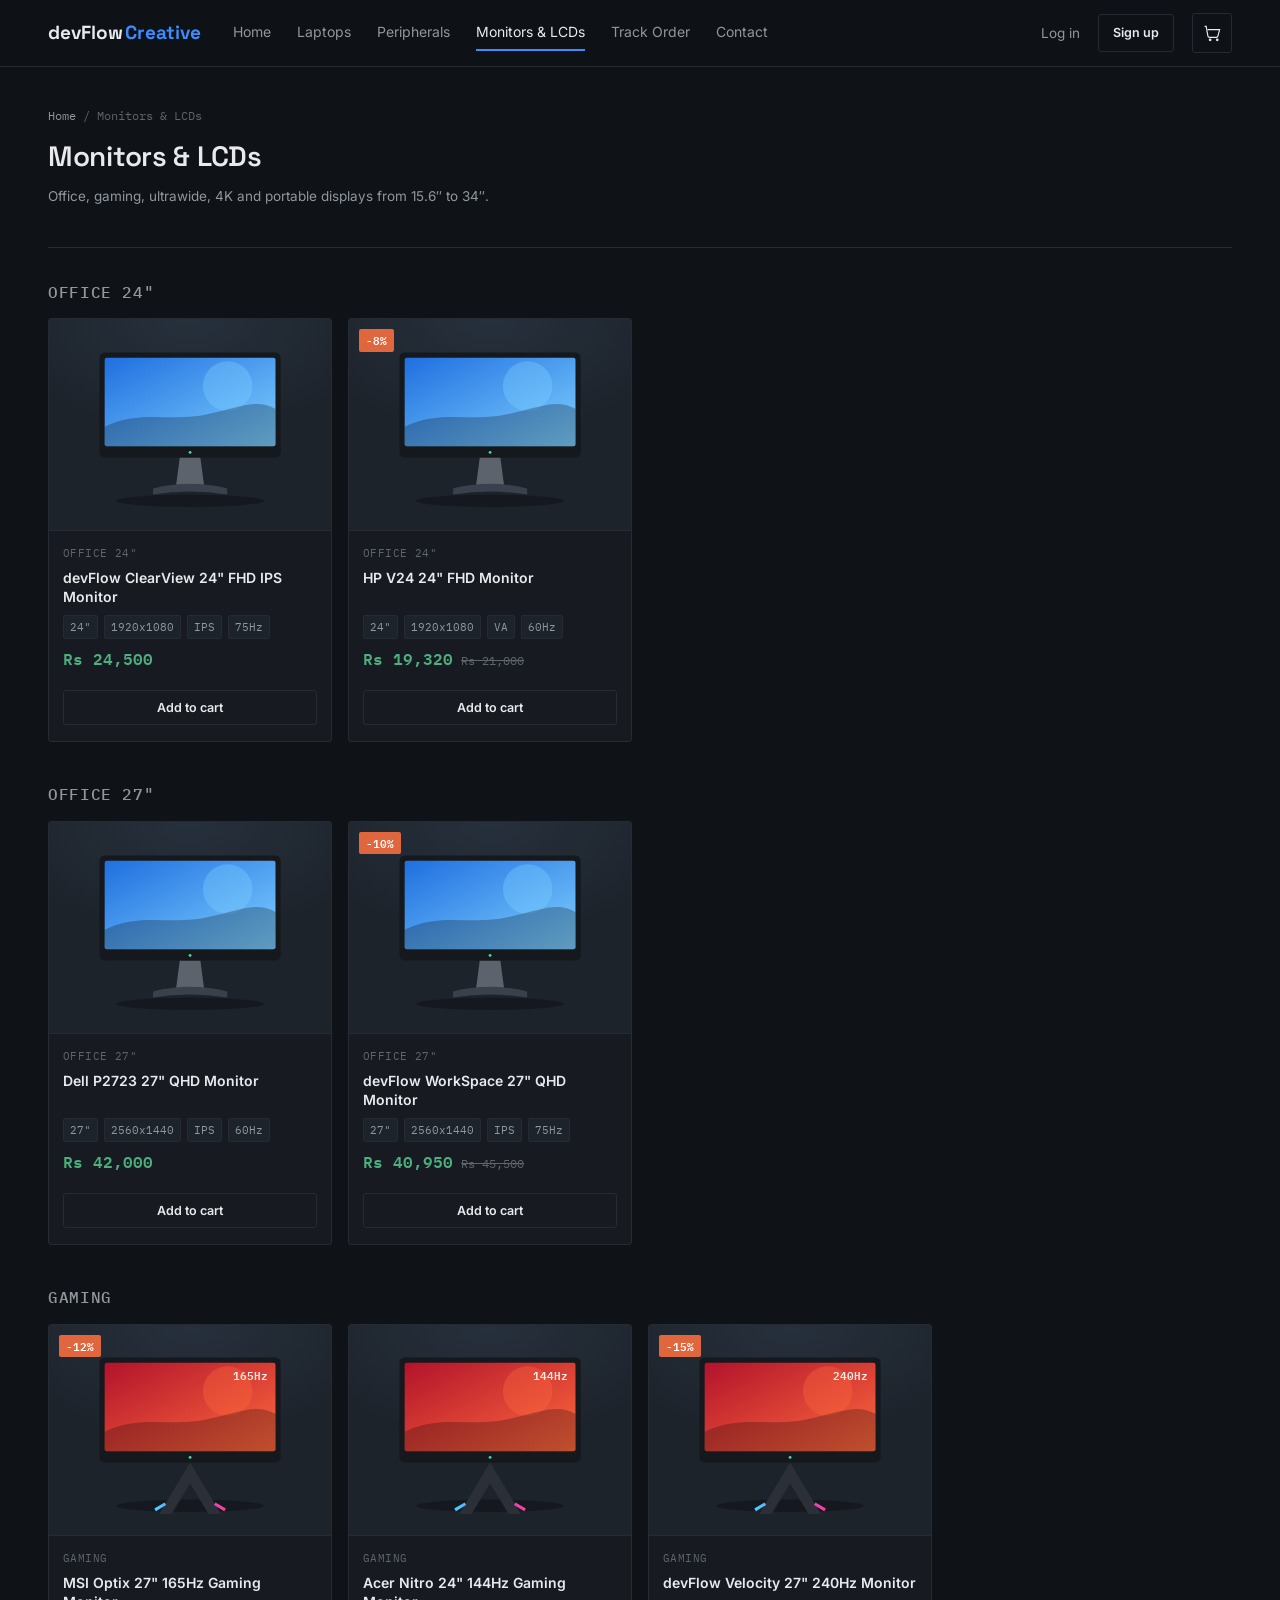
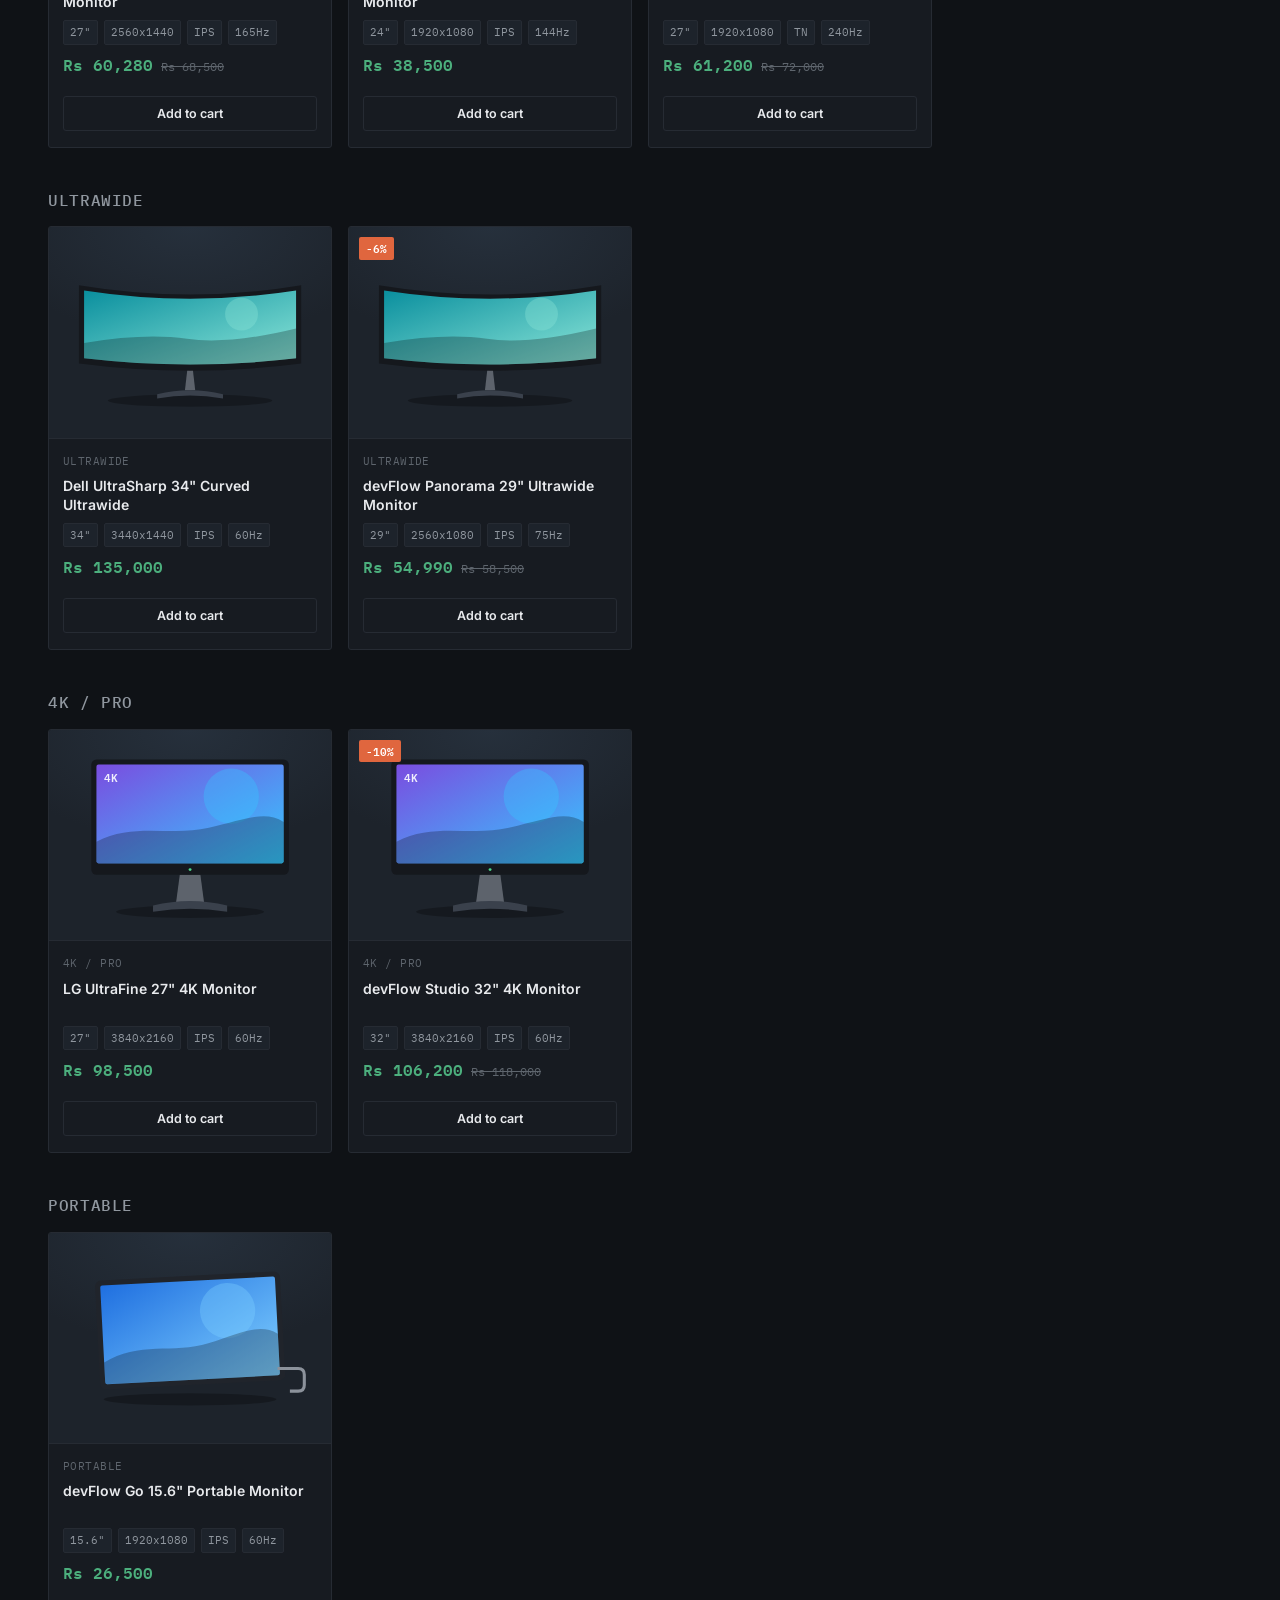
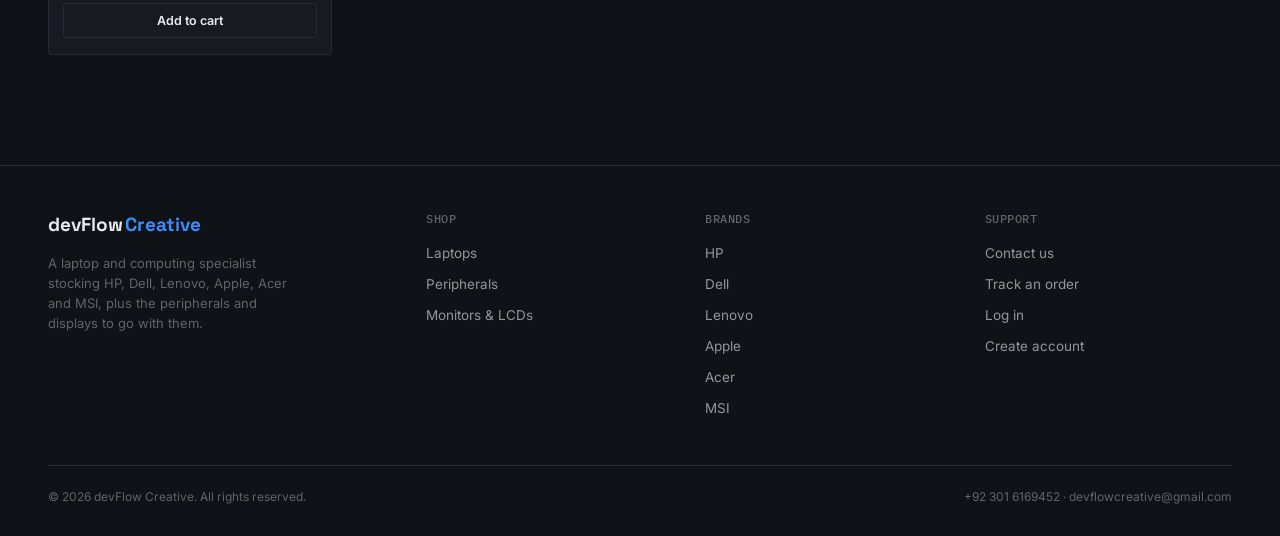
<file: monitors.html>
<!DOCTYPE html>
<html lang="en">
<head>
<meta charset="UTF-8">
<meta name="viewport" content="width=device-width, initial-scale=1, viewport-fit=cover">
<meta name="theme-color" content="#0F1216">
<title>Monitors & LCDs — devFlow Creative</title>
<meta name="description" content="Office, gaming, ultrawide and 4K monitors at devFlow Creative.">
<link rel="preconnect" href="https://fonts.googleapis.com">
<link href="https://fonts.googleapis.com/css2?family=Space+Grotesk:wght@500;600;700&family=Inter:wght@400;500;600&family=IBM+Plex+Mono:wght@400;500;600&display=swap" rel="stylesheet">
<link rel="stylesheet" href="style.css">
</head>
<body>
<header class="site-header">
    <div class="wrap header-inner">
      <a href="index.html" class="logo">devFlow<span>Creative</span></a>
      <button class="nav-toggle" id="navToggle" aria-label="Toggle menu">
        <svg viewBox="0 0 24 24" width="20" height="20" fill="none" stroke="currentColor" stroke-width="1.6"><path d="M3 6h18M3 12h18M3 18h18" stroke-linecap="round"/></svg>
      </button>
      <nav class="main-nav" id="mainNav"><a href="index.html">Home</a><a href="laptops.html">Laptops</a><a href="peripherals.html">Peripherals</a><a href="monitors.html" class="active">Monitors & LCDs</a><a href="track-order.html">Track Order</a><a href="contact.html">Contact</a></nav>
      <div class="header-actions">
        <a href="login.html" class="header-link">Log in</a>
        <a href="signup.html" class="btn btn-outline btn-small">Sign up</a>
        <button class="cart-btn" id="cartOpenBtn" aria-label="Open cart">
          <svg viewBox="0 0 24 24" fill="none" stroke="currentColor" stroke-width="1.5"><circle cx="9" cy="20" r="1"/><circle cx="18" cy="20" r="1"/><path d="M2 3h2l2.2 12.2a2 2 0 0 0 2 1.6h8.6a2 2 0 0 0 2-1.6L21 7H6"/></svg>
          <span class="cart-count" data-cart-count data-empty="true">0</span>
        </button>
      </div>
    </div>
  </header>

<div class="wrap">
  <div class="simple-header">
    <div class="breadcrumb"><a href="index.html">Home</a> / Monitors &amp; LCDs</div>
    <h1>Monitors &amp; LCDs</h1>
    <p>Office, gaming, ultrawide, 4K and portable displays from 15.6&Prime; to 34&Prime;.</p>
  </div>
  <div class="simple-body">
    <div class="subgroup">
      <h2>Office 24"</h2>
      <div class="product-grid"><article class="product-card">
    <div class="product-thumb"><svg viewBox="0 0 24 24" fill="none" stroke="currentColor" stroke-width="1.3"><rect x="3" y="4" width="18" height="12" rx="1"/><path d="M9 20h6M12 16v4" stroke-linecap="round"/></svg></div>
    <div class="product-body">
      <div class="product-brand">Office 24"</div>
      <div class="product-name">devFlow ClearView 24" FHD IPS Monitor</div>
      <div class="product-specs"><span>24"</span><span>1920x1080</span><span>IPS</span><span>75Hz</span></div>
      <div class="product-price-row"><span class="price-now">Rs 24,500</span></div>
      <button type="button" class="add-cart-btn" data-add-to-cart data-id="mon-01" data-name="devFlow ClearView 24&quot; FHD IPS Monitor" data-price="24500" data-cat="Office 24&quot;">Add to cart</button>
    </div>
  </article><article class="product-card">
    <div class="product-thumb"><span class="badge">-8%</span><svg viewBox="0 0 24 24" fill="none" stroke="currentColor" stroke-width="1.3"><rect x="3" y="4" width="18" height="12" rx="1"/><path d="M9 20h6M12 16v4" stroke-linecap="round"/></svg></div>
    <div class="product-body">
      <div class="product-brand">Office 24"</div>
      <div class="product-name">HP V24 24" FHD Monitor</div>
      <div class="product-specs"><span>24"</span><span>1920x1080</span><span>VA</span><span>60Hz</span></div>
      <div class="product-price-row"><span class="price-now">Rs 19,320</span><span class="price-old">Rs 21,000</span></div>
      <button type="button" class="add-cart-btn" data-add-to-cart data-id="mon-02" data-name="HP V24 24&quot; FHD Monitor" data-price="19320.0" data-cat="Office 24&quot;">Add to cart</button>
    </div>
  </article></div>
    </div><div class="subgroup">
      <h2>Office 27"</h2>
      <div class="product-grid"><article class="product-card">
    <div class="product-thumb"><svg viewBox="0 0 24 24" fill="none" stroke="currentColor" stroke-width="1.3"><rect x="3" y="4" width="18" height="12" rx="1"/><path d="M9 20h6M12 16v4" stroke-linecap="round"/></svg></div>
    <div class="product-body">
      <div class="product-brand">Office 27"</div>
      <div class="product-name">Dell P2723 27" QHD Monitor</div>
      <div class="product-specs"><span>27"</span><span>2560x1440</span><span>IPS</span><span>60Hz</span></div>
      <div class="product-price-row"><span class="price-now">Rs 42,000</span></div>
      <button type="button" class="add-cart-btn" data-add-to-cart data-id="mon-03" data-name="Dell P2723 27&quot; QHD Monitor" data-price="42000" data-cat="Office 27&quot;">Add to cart</button>
    </div>
  </article><article class="product-card">
    <div class="product-thumb"><span class="badge">-10%</span><svg viewBox="0 0 24 24" fill="none" stroke="currentColor" stroke-width="1.3"><rect x="3" y="4" width="18" height="12" rx="1"/><path d="M9 20h6M12 16v4" stroke-linecap="round"/></svg></div>
    <div class="product-body">
      <div class="product-brand">Office 27"</div>
      <div class="product-name">devFlow WorkSpace 27" QHD Monitor</div>
      <div class="product-specs"><span>27"</span><span>2560x1440</span><span>IPS</span><span>75Hz</span></div>
      <div class="product-price-row"><span class="price-now">Rs 40,950</span><span class="price-old">Rs 45,500</span></div>
      <button type="button" class="add-cart-btn" data-add-to-cart data-id="mon-04" data-name="devFlow WorkSpace 27&quot; QHD Monitor" data-price="40950.0" data-cat="Office 27&quot;">Add to cart</button>
    </div>
  </article></div>
    </div><div class="subgroup">
      <h2>Gaming</h2>
      <div class="product-grid"><article class="product-card">
    <div class="product-thumb"><span class="badge">-12%</span><svg viewBox="0 0 24 24" fill="none" stroke="currentColor" stroke-width="1.3"><rect x="3" y="4" width="18" height="12" rx="1"/><path d="M9 20h6M12 16v4" stroke-linecap="round"/></svg></div>
    <div class="product-body">
      <div class="product-brand">Gaming</div>
      <div class="product-name">MSI Optix 27" 165Hz Gaming Monitor</div>
      <div class="product-specs"><span>27"</span><span>2560x1440</span><span>IPS</span><span>165Hz</span></div>
      <div class="product-price-row"><span class="price-now">Rs 60,280</span><span class="price-old">Rs 68,500</span></div>
      <button type="button" class="add-cart-btn" data-add-to-cart data-id="mon-05" data-name="MSI Optix 27&quot; 165Hz Gaming Monitor" data-price="60280.0" data-cat="Gaming">Add to cart</button>
    </div>
  </article><article class="product-card">
    <div class="product-thumb"><svg viewBox="0 0 24 24" fill="none" stroke="currentColor" stroke-width="1.3"><rect x="3" y="4" width="18" height="12" rx="1"/><path d="M9 20h6M12 16v4" stroke-linecap="round"/></svg></div>
    <div class="product-body">
      <div class="product-brand">Gaming</div>
      <div class="product-name">Acer Nitro 24" 144Hz Gaming Monitor</div>
      <div class="product-specs"><span>24"</span><span>1920x1080</span><span>IPS</span><span>144Hz</span></div>
      <div class="product-price-row"><span class="price-now">Rs 38,500</span></div>
      <button type="button" class="add-cart-btn" data-add-to-cart data-id="mon-06" data-name="Acer Nitro 24&quot; 144Hz Gaming Monitor" data-price="38500" data-cat="Gaming">Add to cart</button>
    </div>
  </article><article class="product-card">
    <div class="product-thumb"><span class="badge">-15%</span><svg viewBox="0 0 24 24" fill="none" stroke="currentColor" stroke-width="1.3"><rect x="3" y="4" width="18" height="12" rx="1"/><path d="M9 20h6M12 16v4" stroke-linecap="round"/></svg></div>
    <div class="product-body">
      <div class="product-brand">Gaming</div>
      <div class="product-name">devFlow Velocity 27" 240Hz Monitor</div>
      <div class="product-specs"><span>27"</span><span>1920x1080</span><span>TN</span><span>240Hz</span></div>
      <div class="product-price-row"><span class="price-now">Rs 61,200</span><span class="price-old">Rs 72,000</span></div>
      <button type="button" class="add-cart-btn" data-add-to-cart data-id="mon-07" data-name="devFlow Velocity 27&quot; 240Hz Monitor" data-price="61200.0" data-cat="Gaming">Add to cart</button>
    </div>
  </article></div>
    </div><div class="subgroup">
      <h2>Ultrawide</h2>
      <div class="product-grid"><article class="product-card">
    <div class="product-thumb"><svg viewBox="0 0 24 24" fill="none" stroke="currentColor" stroke-width="1.3"><rect x="3" y="4" width="18" height="12" rx="1"/><path d="M9 20h6M12 16v4" stroke-linecap="round"/></svg></div>
    <div class="product-body">
      <div class="product-brand">Ultrawide</div>
      <div class="product-name">Dell UltraSharp 34" Curved Ultrawide</div>
      <div class="product-specs"><span>34"</span><span>3440x1440</span><span>IPS</span><span>60Hz</span></div>
      <div class="product-price-row"><span class="price-now">Rs 135,000</span></div>
      <button type="button" class="add-cart-btn" data-add-to-cart data-id="mon-08" data-name="Dell UltraSharp 34&quot; Curved Ultrawide" data-price="135000" data-cat="Ultrawide">Add to cart</button>
    </div>
  </article><article class="product-card">
    <div class="product-thumb"><span class="badge">-6%</span><svg viewBox="0 0 24 24" fill="none" stroke="currentColor" stroke-width="1.3"><rect x="3" y="4" width="18" height="12" rx="1"/><path d="M9 20h6M12 16v4" stroke-linecap="round"/></svg></div>
    <div class="product-body">
      <div class="product-brand">Ultrawide</div>
      <div class="product-name">devFlow Panorama 29" Ultrawide Monitor</div>
      <div class="product-specs"><span>29"</span><span>2560x1080</span><span>IPS</span><span>75Hz</span></div>
      <div class="product-price-row"><span class="price-now">Rs 54,990</span><span class="price-old">Rs 58,500</span></div>
      <button type="button" class="add-cart-btn" data-add-to-cart data-id="mon-09" data-name="devFlow Panorama 29&quot; Ultrawide Monitor" data-price="54990.0" data-cat="Ultrawide">Add to cart</button>
    </div>
  </article></div>
    </div><div class="subgroup">
      <h2>4K / Pro</h2>
      <div class="product-grid"><article class="product-card">
    <div class="product-thumb"><svg viewBox="0 0 24 24" fill="none" stroke="currentColor" stroke-width="1.3"><rect x="3" y="4" width="18" height="12" rx="1"/><path d="M9 20h6M12 16v4" stroke-linecap="round"/></svg></div>
    <div class="product-body">
      <div class="product-brand">4K / Pro</div>
      <div class="product-name">LG UltraFine 27" 4K Monitor</div>
      <div class="product-specs"><span>27"</span><span>3840x2160</span><span>IPS</span><span>60Hz</span></div>
      <div class="product-price-row"><span class="price-now">Rs 98,500</span></div>
      <button type="button" class="add-cart-btn" data-add-to-cart data-id="mon-10" data-name="LG UltraFine 27&quot; 4K Monitor" data-price="98500" data-cat="4K / Pro">Add to cart</button>
    </div>
  </article><article class="product-card">
    <div class="product-thumb"><span class="badge">-10%</span><svg viewBox="0 0 24 24" fill="none" stroke="currentColor" stroke-width="1.3"><rect x="3" y="4" width="18" height="12" rx="1"/><path d="M9 20h6M12 16v4" stroke-linecap="round"/></svg></div>
    <div class="product-body">
      <div class="product-brand">4K / Pro</div>
      <div class="product-name">devFlow Studio 32" 4K Monitor</div>
      <div class="product-specs"><span>32"</span><span>3840x2160</span><span>IPS</span><span>60Hz</span></div>
      <div class="product-price-row"><span class="price-now">Rs 106,200</span><span class="price-old">Rs 118,000</span></div>
      <button type="button" class="add-cart-btn" data-add-to-cart data-id="mon-11" data-name="devFlow Studio 32&quot; 4K Monitor" data-price="106200.0" data-cat="4K / Pro">Add to cart</button>
    </div>
  </article></div>
    </div><div class="subgroup">
      <h2>Portable</h2>
      <div class="product-grid"><article class="product-card">
    <div class="product-thumb"><svg viewBox="0 0 24 24" fill="none" stroke="currentColor" stroke-width="1.3"><rect x="3" y="4" width="18" height="12" rx="1"/><path d="M9 20h6M12 16v4" stroke-linecap="round"/></svg></div>
    <div class="product-body">
      <div class="product-brand">Portable</div>
      <div class="product-name">devFlow Go 15.6" Portable Monitor</div>
      <div class="product-specs"><span>15.6"</span><span>1920x1080</span><span>IPS</span><span>60Hz</span></div>
      <div class="product-price-row"><span class="price-now">Rs 26,500</span></div>
      <button type="button" class="add-cart-btn" data-add-to-cart data-id="mon-12" data-name="devFlow Go 15.6&quot; Portable Monitor" data-price="26500" data-cat="Portable">Add to cart</button>
    </div>
  </article></div>
    </div>
  </div>
</div>

<footer class="site-footer">
    <div class="wrap">
      <div class="footer-grid">
        <div class="footer-brand">
          <div class="logo">devFlow<span>Creative</span></div>
          <p>A laptop and computing specialist stocking HP, Dell, Lenovo, Apple, Acer and MSI, plus the peripherals and displays to go with them.</p>
        </div>
        <div class="footer-col">
          <h4>Shop</h4>
          <a href="laptops.html">Laptops</a>
          <a href="peripherals.html">Peripherals</a>
          <a href="monitors.html">Monitors &amp; LCDs</a>
        </div>
        <div class="footer-col">
          <h4>Brands</h4>
          <a href="brands/hp.html">HP</a>
          <a href="brands/dell.html">Dell</a>
          <a href="brands/lenovo.html">Lenovo</a>
          <a href="brands/apple.html">Apple</a>
          <a href="brands/acer.html">Acer</a>
          <a href="brands/msi.html">MSI</a>
        </div>
        <div class="footer-col">
          <h4>Support</h4>
          <a href="contact.html">Contact us</a>
          <a href="track-order.html">Track an order</a>
          <a href="login.html">Log in</a>
          <a href="signup.html">Create account</a>
        </div>
      </div>
      <div class="footer-bottom">
        <span>&copy; 2026 devFlow Creative. All rights reserved.</span>
        <span>+92 301 6169452 &middot; devflowcreative@gmail.com</span>
      </div>
    </div>
  </footer>
<div class="cart-overlay" id="cartOverlay"></div>
  <aside class="cart-drawer" id="cartDrawer" aria-label="Shopping cart">
    <div class="cart-head">
      <h2>Your cart</h2>
      <button class="cart-close" id="cartCloseBtn" aria-label="Close cart">
        <svg viewBox="0 0 24 24" width="18" height="18" fill="none" stroke="currentColor" stroke-width="1.6"><path d="M6 6l12 12M18 6L6 18" stroke-linecap="round"/></svg>
      </button>
    </div>
    <div class="cart-items" id="cartItems"></div>
    <div class="cart-footer" id="cartFooter" style="display:none">
      <div class="cart-subtotal"><span>Subtotal</span><b id="cartSubtotal">Rs 0</b></div>
      <p>Shipping and taxes calculated at checkout.</p>
      <button type="button" class="btn btn-primary btn-full" onclick="alert('This is a demo store — checkout isn\'t connected to a backend yet.')">Checkout</button>
    </div>
  </aside>
<script src="data.js"></script>
<script src="images.js"></script>
<script src="cart.js"></script>
<script src="main.js"></script>
</body>
</html>
</file>
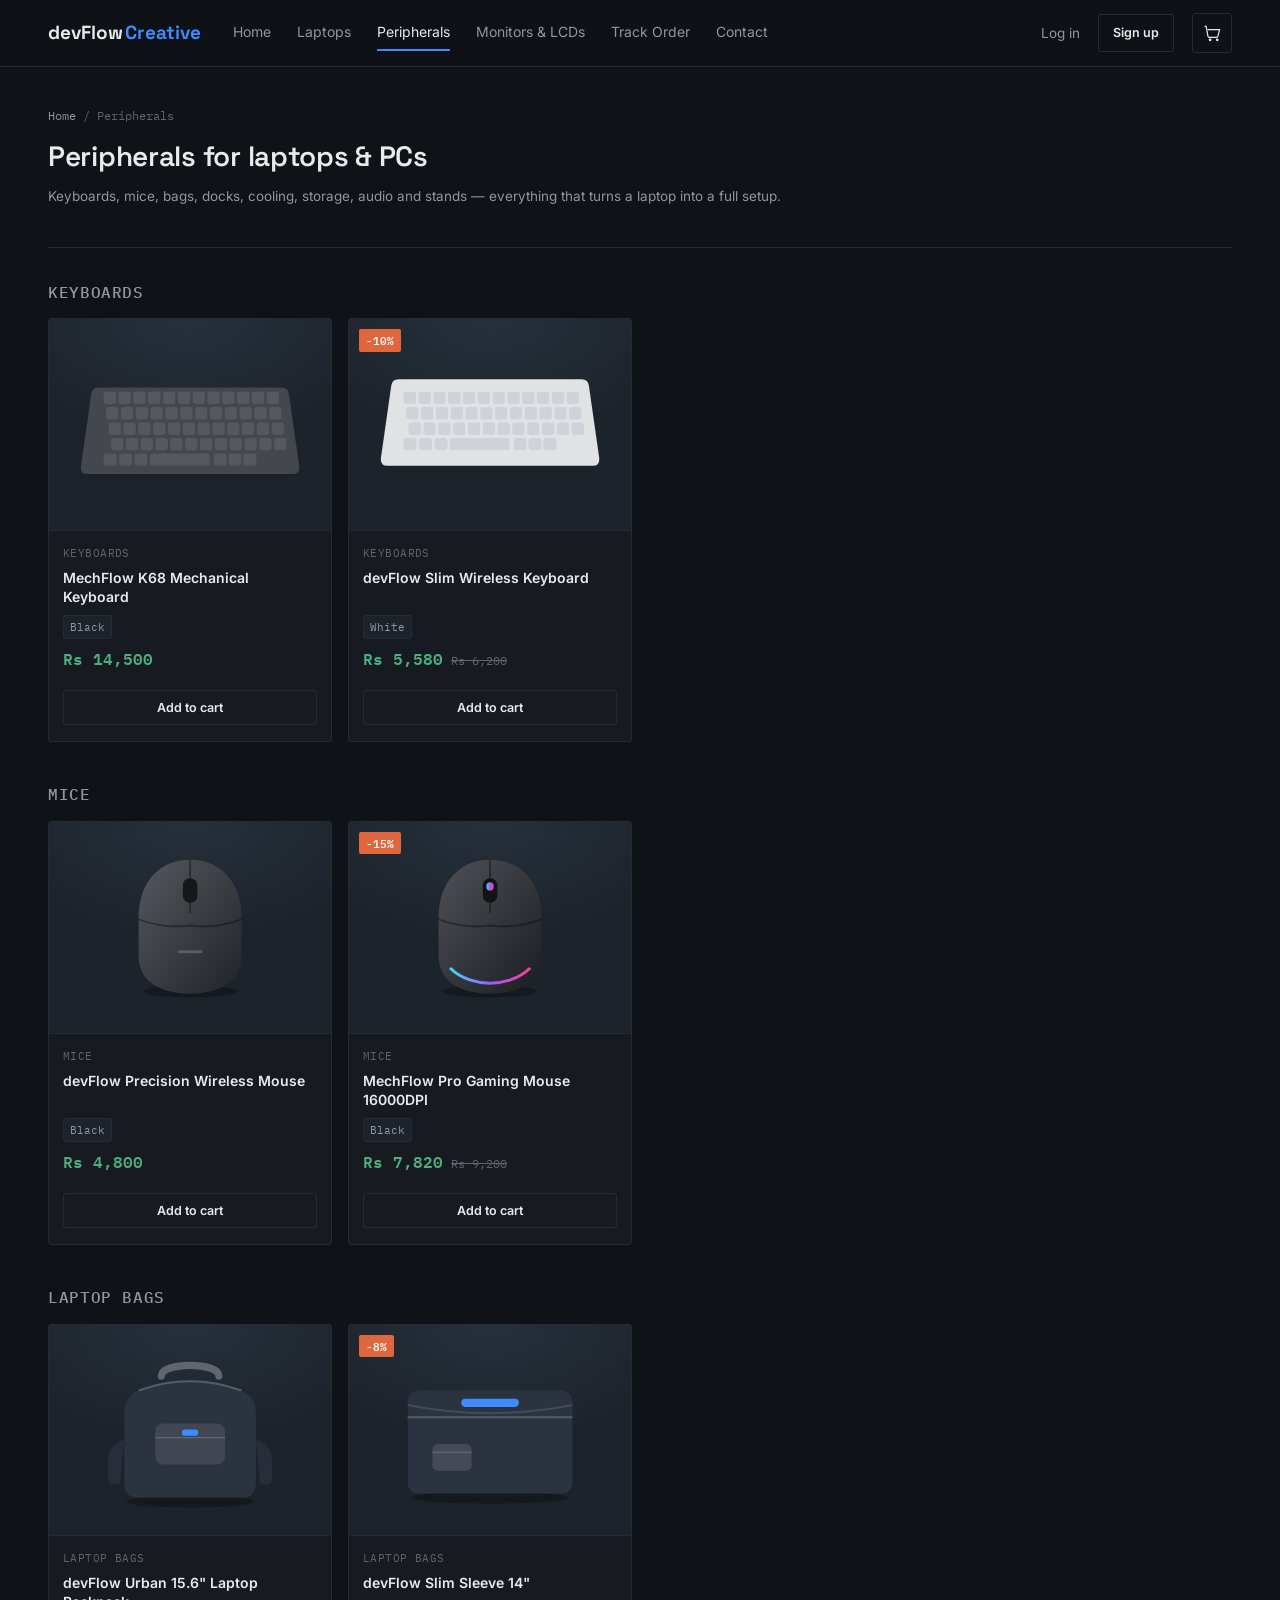
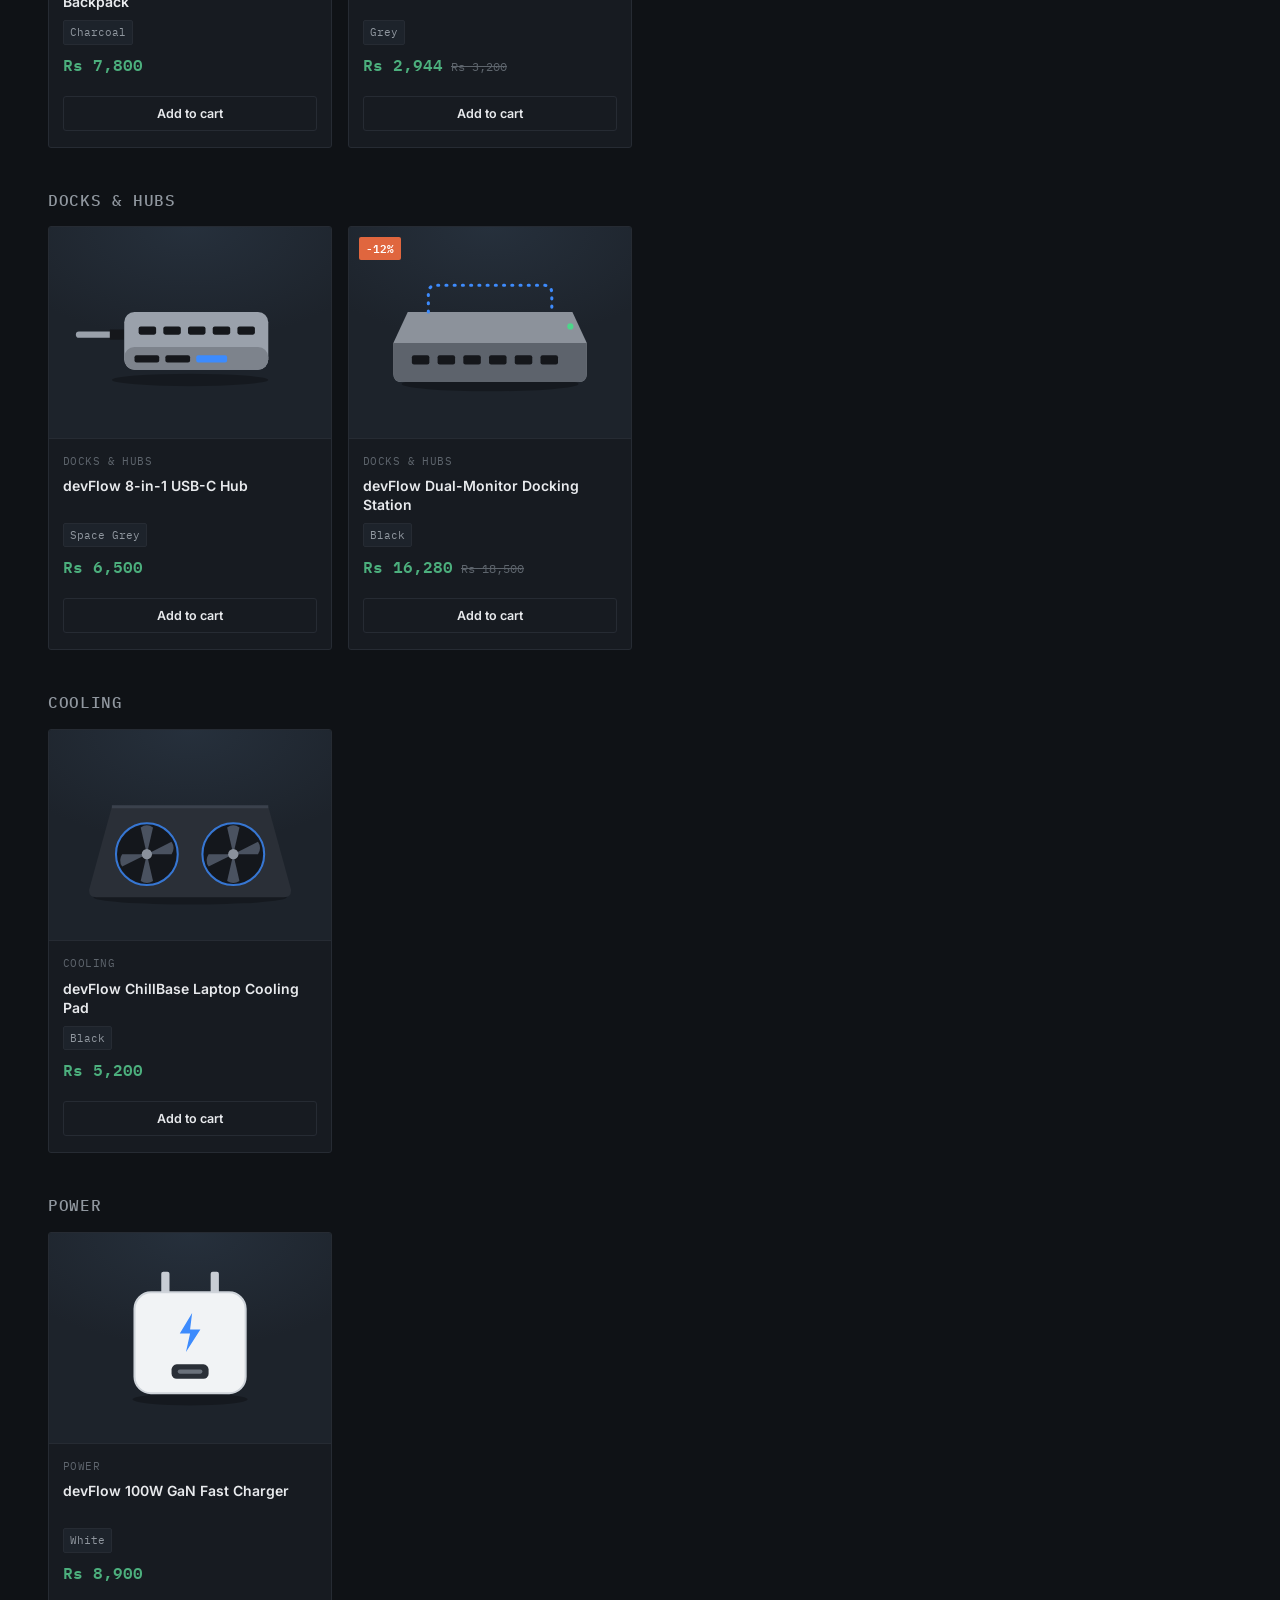
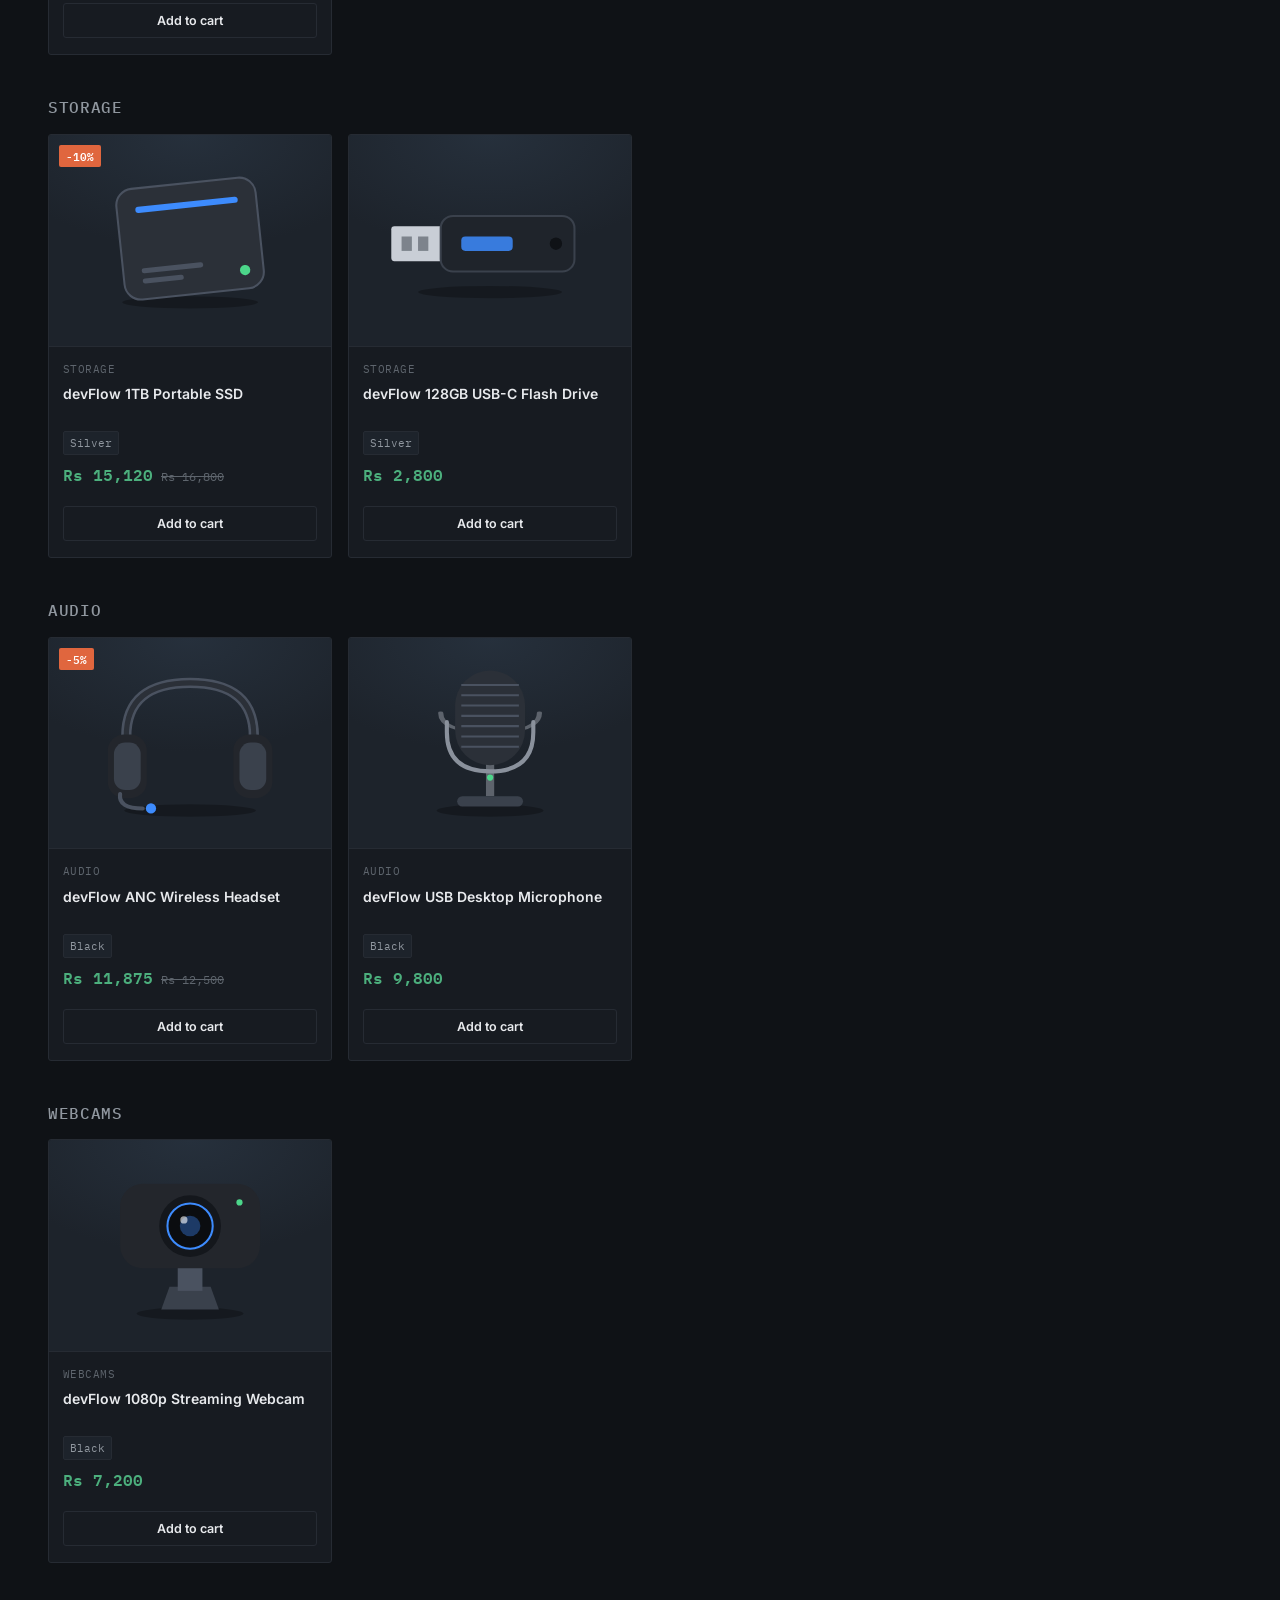
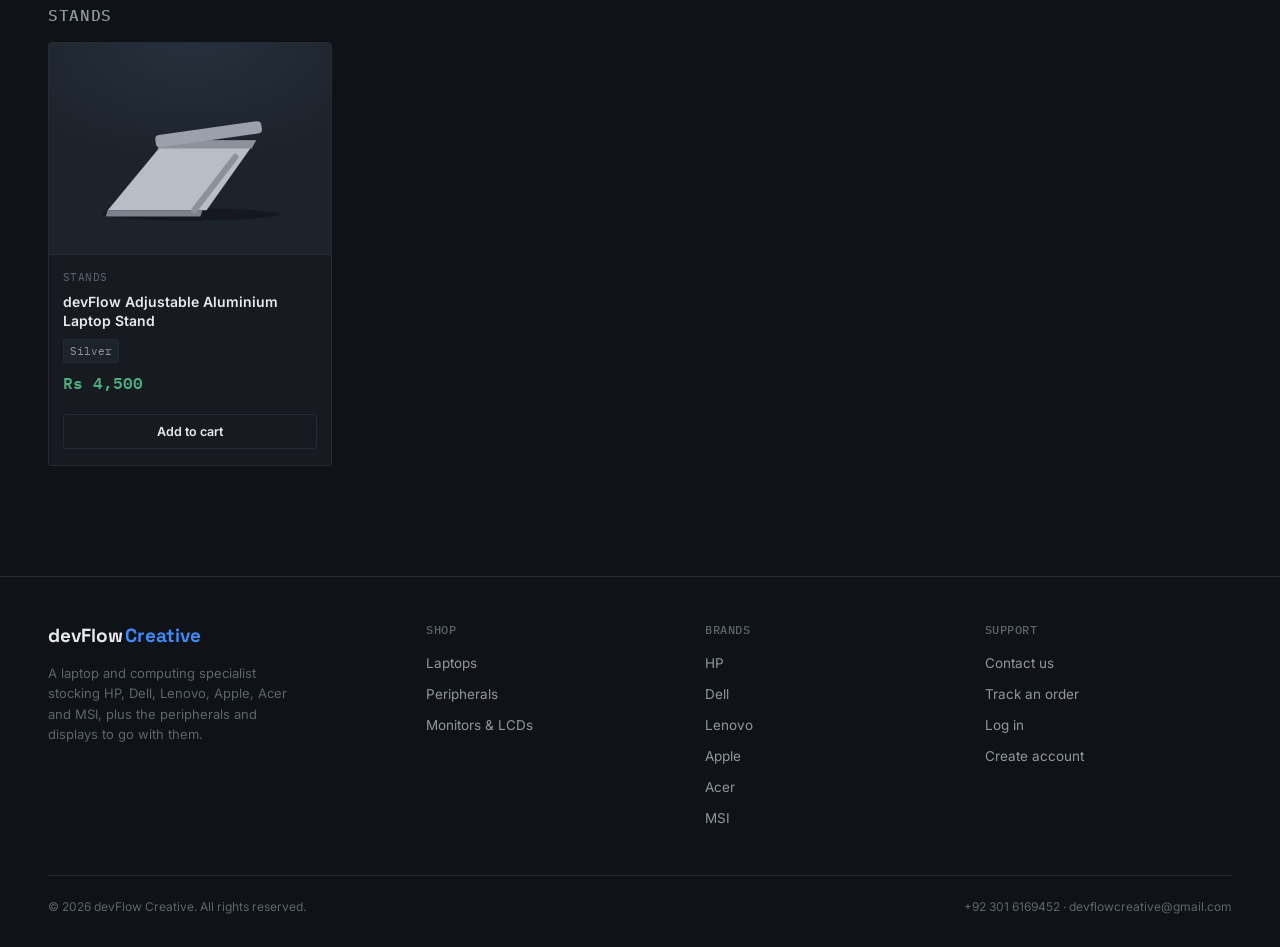
<file: peripherals.html>
<!DOCTYPE html>
<html lang="en">
<head>
<meta charset="UTF-8">
<meta name="viewport" content="width=device-width, initial-scale=1, viewport-fit=cover">
<meta name="theme-color" content="#0F1216">
<title>Peripherals for Laptops & PCs — devFlow Creative</title>
<meta name="description" content="Keyboards, mice, docks, bags, cooling pads and more at devFlow Creative.">
<link rel="preconnect" href="https://fonts.googleapis.com">
<link href="https://fonts.googleapis.com/css2?family=Space+Grotesk:wght@500;600;700&family=Inter:wght@400;500;600&family=IBM+Plex+Mono:wght@400;500;600&display=swap" rel="stylesheet">
<link rel="stylesheet" href="style.css">
</head>
<body>
<header class="site-header">
    <div class="wrap header-inner">
      <a href="index.html" class="logo">devFlow<span>Creative</span></a>
      <button class="nav-toggle" id="navToggle" aria-label="Toggle menu">
        <svg viewBox="0 0 24 24" width="20" height="20" fill="none" stroke="currentColor" stroke-width="1.6"><path d="M3 6h18M3 12h18M3 18h18" stroke-linecap="round"/></svg>
      </button>
      <nav class="main-nav" id="mainNav"><a href="index.html">Home</a><a href="laptops.html">Laptops</a><a href="peripherals.html" class="active">Peripherals</a><a href="monitors.html">Monitors & LCDs</a><a href="track-order.html">Track Order</a><a href="contact.html">Contact</a></nav>
      <div class="header-actions">
        <a href="login.html" class="header-link">Log in</a>
        <a href="signup.html" class="btn btn-outline btn-small">Sign up</a>
        <button class="cart-btn" id="cartOpenBtn" aria-label="Open cart">
          <svg viewBox="0 0 24 24" fill="none" stroke="currentColor" stroke-width="1.5"><circle cx="9" cy="20" r="1"/><circle cx="18" cy="20" r="1"/><path d="M2 3h2l2.2 12.2a2 2 0 0 0 2 1.6h8.6a2 2 0 0 0 2-1.6L21 7H6"/></svg>
          <span class="cart-count" data-cart-count data-empty="true">0</span>
        </button>
      </div>
    </div>
  </header>

<div class="wrap">
  <div class="simple-header">
    <div class="breadcrumb"><a href="index.html">Home</a> / Peripherals</div>
    <h1>Peripherals for laptops &amp; PCs</h1>
    <p>Keyboards, mice, bags, docks, cooling, storage, audio and stands &mdash; everything that turns a laptop into a full setup.</p>
  </div>
  <div class="simple-body">
    <div class="subgroup">
      <h2>Keyboards</h2>
      <div class="product-grid"><article class="product-card">
    <div class="product-thumb"><svg viewBox="0 0 24 24" fill="none" stroke="currentColor" stroke-width="1.3"><rect x="3" y="4" width="18" height="12" rx="1"/><path d="M9 20h6M12 16v4" stroke-linecap="round"/></svg></div>
    <div class="product-body">
      <div class="product-brand">Keyboards</div>
      <div class="product-name">MechFlow K68 Mechanical Keyboard</div>
      <div class="product-specs"><span>Black</span></div>
      <div class="product-price-row"><span class="price-now">Rs 14,500</span></div>
      <button type="button" class="add-cart-btn" data-add-to-cart data-id="per-01" data-name="MechFlow K68 Mechanical Keyboard" data-price="14500" data-cat="Keyboards">Add to cart</button>
    </div>
  </article><article class="product-card">
    <div class="product-thumb"><span class="badge">-10%</span><svg viewBox="0 0 24 24" fill="none" stroke="currentColor" stroke-width="1.3"><rect x="3" y="4" width="18" height="12" rx="1"/><path d="M9 20h6M12 16v4" stroke-linecap="round"/></svg></div>
    <div class="product-body">
      <div class="product-brand">Keyboards</div>
      <div class="product-name">devFlow Slim Wireless Keyboard</div>
      <div class="product-specs"><span>White</span></div>
      <div class="product-price-row"><span class="price-now">Rs 5,580</span><span class="price-old">Rs 6,200</span></div>
      <button type="button" class="add-cart-btn" data-add-to-cart data-id="per-02" data-name="devFlow Slim Wireless Keyboard" data-price="5580.0" data-cat="Keyboards">Add to cart</button>
    </div>
  </article></div>
    </div><div class="subgroup">
      <h2>Mice</h2>
      <div class="product-grid"><article class="product-card">
    <div class="product-thumb"><svg viewBox="0 0 24 24" fill="none" stroke="currentColor" stroke-width="1.3"><rect x="3" y="4" width="18" height="12" rx="1"/><path d="M9 20h6M12 16v4" stroke-linecap="round"/></svg></div>
    <div class="product-body">
      <div class="product-brand">Mice</div>
      <div class="product-name">devFlow Precision Wireless Mouse</div>
      <div class="product-specs"><span>Black</span></div>
      <div class="product-price-row"><span class="price-now">Rs 4,800</span></div>
      <button type="button" class="add-cart-btn" data-add-to-cart data-id="per-03" data-name="devFlow Precision Wireless Mouse" data-price="4800" data-cat="Mice">Add to cart</button>
    </div>
  </article><article class="product-card">
    <div class="product-thumb"><span class="badge">-15%</span><svg viewBox="0 0 24 24" fill="none" stroke="currentColor" stroke-width="1.3"><rect x="3" y="4" width="18" height="12" rx="1"/><path d="M9 20h6M12 16v4" stroke-linecap="round"/></svg></div>
    <div class="product-body">
      <div class="product-brand">Mice</div>
      <div class="product-name">MechFlow Pro Gaming Mouse 16000DPI</div>
      <div class="product-specs"><span>Black</span></div>
      <div class="product-price-row"><span class="price-now">Rs 7,820</span><span class="price-old">Rs 9,200</span></div>
      <button type="button" class="add-cart-btn" data-add-to-cart data-id="per-04" data-name="MechFlow Pro Gaming Mouse 16000DPI" data-price="7820.0" data-cat="Mice">Add to cart</button>
    </div>
  </article></div>
    </div><div class="subgroup">
      <h2>Laptop Bags</h2>
      <div class="product-grid"><article class="product-card">
    <div class="product-thumb"><svg viewBox="0 0 24 24" fill="none" stroke="currentColor" stroke-width="1.3"><rect x="3" y="4" width="18" height="12" rx="1"/><path d="M9 20h6M12 16v4" stroke-linecap="round"/></svg></div>
    <div class="product-body">
      <div class="product-brand">Laptop Bags</div>
      <div class="product-name">devFlow Urban 15.6" Laptop Backpack</div>
      <div class="product-specs"><span>Charcoal</span></div>
      <div class="product-price-row"><span class="price-now">Rs 7,800</span></div>
      <button type="button" class="add-cart-btn" data-add-to-cart data-id="per-05" data-name="devFlow Urban 15.6&quot; Laptop Backpack" data-price="7800" data-cat="Laptop Bags">Add to cart</button>
    </div>
  </article><article class="product-card">
    <div class="product-thumb"><span class="badge">-8%</span><svg viewBox="0 0 24 24" fill="none" stroke="currentColor" stroke-width="1.3"><rect x="3" y="4" width="18" height="12" rx="1"/><path d="M9 20h6M12 16v4" stroke-linecap="round"/></svg></div>
    <div class="product-body">
      <div class="product-brand">Laptop Bags</div>
      <div class="product-name">devFlow Slim Sleeve 14"</div>
      <div class="product-specs"><span>Grey</span></div>
      <div class="product-price-row"><span class="price-now">Rs 2,944</span><span class="price-old">Rs 3,200</span></div>
      <button type="button" class="add-cart-btn" data-add-to-cart data-id="per-06" data-name="devFlow Slim Sleeve 14&quot;" data-price="2944.0" data-cat="Laptop Bags">Add to cart</button>
    </div>
  </article></div>
    </div><div class="subgroup">
      <h2>Docks & Hubs</h2>
      <div class="product-grid"><article class="product-card">
    <div class="product-thumb"><svg viewBox="0 0 24 24" fill="none" stroke="currentColor" stroke-width="1.3"><rect x="3" y="4" width="18" height="12" rx="1"/><path d="M9 20h6M12 16v4" stroke-linecap="round"/></svg></div>
    <div class="product-body">
      <div class="product-brand">Docks & Hubs</div>
      <div class="product-name">devFlow 8-in-1 USB-C Hub</div>
      <div class="product-specs"><span>Space Grey</span></div>
      <div class="product-price-row"><span class="price-now">Rs 6,500</span></div>
      <button type="button" class="add-cart-btn" data-add-to-cart data-id="per-07" data-name="devFlow 8-in-1 USB-C Hub" data-price="6500" data-cat="Docks &amp; Hubs">Add to cart</button>
    </div>
  </article><article class="product-card">
    <div class="product-thumb"><span class="badge">-12%</span><svg viewBox="0 0 24 24" fill="none" stroke="currentColor" stroke-width="1.3"><rect x="3" y="4" width="18" height="12" rx="1"/><path d="M9 20h6M12 16v4" stroke-linecap="round"/></svg></div>
    <div class="product-body">
      <div class="product-brand">Docks & Hubs</div>
      <div class="product-name">devFlow Dual-Monitor Docking Station</div>
      <div class="product-specs"><span>Black</span></div>
      <div class="product-price-row"><span class="price-now">Rs 16,280</span><span class="price-old">Rs 18,500</span></div>
      <button type="button" class="add-cart-btn" data-add-to-cart data-id="per-08" data-name="devFlow Dual-Monitor Docking Station" data-price="16280.0" data-cat="Docks &amp; Hubs">Add to cart</button>
    </div>
  </article></div>
    </div><div class="subgroup">
      <h2>Cooling</h2>
      <div class="product-grid"><article class="product-card">
    <div class="product-thumb"><svg viewBox="0 0 24 24" fill="none" stroke="currentColor" stroke-width="1.3"><rect x="3" y="4" width="18" height="12" rx="1"/><path d="M9 20h6M12 16v4" stroke-linecap="round"/></svg></div>
    <div class="product-body">
      <div class="product-brand">Cooling</div>
      <div class="product-name">devFlow ChillBase Laptop Cooling Pad</div>
      <div class="product-specs"><span>Black</span></div>
      <div class="product-price-row"><span class="price-now">Rs 5,200</span></div>
      <button type="button" class="add-cart-btn" data-add-to-cart data-id="per-09" data-name="devFlow ChillBase Laptop Cooling Pad" data-price="5200" data-cat="Cooling">Add to cart</button>
    </div>
  </article></div>
    </div><div class="subgroup">
      <h2>Power</h2>
      <div class="product-grid"><article class="product-card">
    <div class="product-thumb"><svg viewBox="0 0 24 24" fill="none" stroke="currentColor" stroke-width="1.3"><rect x="3" y="4" width="18" height="12" rx="1"/><path d="M9 20h6M12 16v4" stroke-linecap="round"/></svg></div>
    <div class="product-body">
      <div class="product-brand">Power</div>
      <div class="product-name">devFlow 100W GaN Fast Charger</div>
      <div class="product-specs"><span>White</span></div>
      <div class="product-price-row"><span class="price-now">Rs 8,900</span></div>
      <button type="button" class="add-cart-btn" data-add-to-cart data-id="per-10" data-name="devFlow 100W GaN Fast Charger" data-price="8900" data-cat="Power">Add to cart</button>
    </div>
  </article></div>
    </div><div class="subgroup">
      <h2>Storage</h2>
      <div class="product-grid"><article class="product-card">
    <div class="product-thumb"><span class="badge">-10%</span><svg viewBox="0 0 24 24" fill="none" stroke="currentColor" stroke-width="1.3"><rect x="3" y="4" width="18" height="12" rx="1"/><path d="M9 20h6M12 16v4" stroke-linecap="round"/></svg></div>
    <div class="product-body">
      <div class="product-brand">Storage</div>
      <div class="product-name">devFlow 1TB Portable SSD</div>
      <div class="product-specs"><span>Silver</span></div>
      <div class="product-price-row"><span class="price-now">Rs 15,120</span><span class="price-old">Rs 16,800</span></div>
      <button type="button" class="add-cart-btn" data-add-to-cart data-id="per-11" data-name="devFlow 1TB Portable SSD" data-price="15120.0" data-cat="Storage">Add to cart</button>
    </div>
  </article><article class="product-card">
    <div class="product-thumb"><svg viewBox="0 0 24 24" fill="none" stroke="currentColor" stroke-width="1.3"><rect x="3" y="4" width="18" height="12" rx="1"/><path d="M9 20h6M12 16v4" stroke-linecap="round"/></svg></div>
    <div class="product-body">
      <div class="product-brand">Storage</div>
      <div class="product-name">devFlow 128GB USB-C Flash Drive</div>
      <div class="product-specs"><span>Silver</span></div>
      <div class="product-price-row"><span class="price-now">Rs 2,800</span></div>
      <button type="button" class="add-cart-btn" data-add-to-cart data-id="per-12" data-name="devFlow 128GB USB-C Flash Drive" data-price="2800" data-cat="Storage">Add to cart</button>
    </div>
  </article></div>
    </div><div class="subgroup">
      <h2>Audio</h2>
      <div class="product-grid"><article class="product-card">
    <div class="product-thumb"><span class="badge">-5%</span><svg viewBox="0 0 24 24" fill="none" stroke="currentColor" stroke-width="1.3"><rect x="3" y="4" width="18" height="12" rx="1"/><path d="M9 20h6M12 16v4" stroke-linecap="round"/></svg></div>
    <div class="product-body">
      <div class="product-brand">Audio</div>
      <div class="product-name">devFlow ANC Wireless Headset</div>
      <div class="product-specs"><span>Black</span></div>
      <div class="product-price-row"><span class="price-now">Rs 11,875</span><span class="price-old">Rs 12,500</span></div>
      <button type="button" class="add-cart-btn" data-add-to-cart data-id="per-13" data-name="devFlow ANC Wireless Headset" data-price="11875.0" data-cat="Audio">Add to cart</button>
    </div>
  </article><article class="product-card">
    <div class="product-thumb"><svg viewBox="0 0 24 24" fill="none" stroke="currentColor" stroke-width="1.3"><rect x="3" y="4" width="18" height="12" rx="1"/><path d="M9 20h6M12 16v4" stroke-linecap="round"/></svg></div>
    <div class="product-body">
      <div class="product-brand">Audio</div>
      <div class="product-name">devFlow USB Desktop Microphone</div>
      <div class="product-specs"><span>Black</span></div>
      <div class="product-price-row"><span class="price-now">Rs 9,800</span></div>
      <button type="button" class="add-cart-btn" data-add-to-cart data-id="per-14" data-name="devFlow USB Desktop Microphone" data-price="9800" data-cat="Audio">Add to cart</button>
    </div>
  </article></div>
    </div><div class="subgroup">
      <h2>Webcams</h2>
      <div class="product-grid"><article class="product-card">
    <div class="product-thumb"><svg viewBox="0 0 24 24" fill="none" stroke="currentColor" stroke-width="1.3"><rect x="3" y="4" width="18" height="12" rx="1"/><path d="M9 20h6M12 16v4" stroke-linecap="round"/></svg></div>
    <div class="product-body">
      <div class="product-brand">Webcams</div>
      <div class="product-name">devFlow 1080p Streaming Webcam</div>
      <div class="product-specs"><span>Black</span></div>
      <div class="product-price-row"><span class="price-now">Rs 7,200</span></div>
      <button type="button" class="add-cart-btn" data-add-to-cart data-id="per-15" data-name="devFlow 1080p Streaming Webcam" data-price="7200" data-cat="Webcams">Add to cart</button>
    </div>
  </article></div>
    </div><div class="subgroup">
      <h2>Stands</h2>
      <div class="product-grid"><article class="product-card">
    <div class="product-thumb"><svg viewBox="0 0 24 24" fill="none" stroke="currentColor" stroke-width="1.3"><rect x="3" y="4" width="18" height="12" rx="1"/><path d="M9 20h6M12 16v4" stroke-linecap="round"/></svg></div>
    <div class="product-body">
      <div class="product-brand">Stands</div>
      <div class="product-name">devFlow Adjustable Aluminium Laptop Stand</div>
      <div class="product-specs"><span>Silver</span></div>
      <div class="product-price-row"><span class="price-now">Rs 4,500</span></div>
      <button type="button" class="add-cart-btn" data-add-to-cart data-id="per-16" data-name="devFlow Adjustable Aluminium Laptop Stand" data-price="4500" data-cat="Stands">Add to cart</button>
    </div>
  </article></div>
    </div>
  </div>
</div>

<footer class="site-footer">
    <div class="wrap">
      <div class="footer-grid">
        <div class="footer-brand">
          <div class="logo">devFlow<span>Creative</span></div>
          <p>A laptop and computing specialist stocking HP, Dell, Lenovo, Apple, Acer and MSI, plus the peripherals and displays to go with them.</p>
        </div>
        <div class="footer-col">
          <h4>Shop</h4>
          <a href="laptops.html">Laptops</a>
          <a href="peripherals.html">Peripherals</a>
          <a href="monitors.html">Monitors &amp; LCDs</a>
        </div>
        <div class="footer-col">
          <h4>Brands</h4>
          <a href="brands/hp.html">HP</a>
          <a href="brands/dell.html">Dell</a>
          <a href="brands/lenovo.html">Lenovo</a>
          <a href="brands/apple.html">Apple</a>
          <a href="brands/acer.html">Acer</a>
          <a href="brands/msi.html">MSI</a>
        </div>
        <div class="footer-col">
          <h4>Support</h4>
          <a href="contact.html">Contact us</a>
          <a href="track-order.html">Track an order</a>
          <a href="login.html">Log in</a>
          <a href="signup.html">Create account</a>
        </div>
      </div>
      <div class="footer-bottom">
        <span>&copy; 2026 devFlow Creative. All rights reserved.</span>
        <span>+92 301 6169452 &middot; devflowcreative@gmail.com</span>
      </div>
    </div>
  </footer>
<div class="cart-overlay" id="cartOverlay"></div>
  <aside class="cart-drawer" id="cartDrawer" aria-label="Shopping cart">
    <div class="cart-head">
      <h2>Your cart</h2>
      <button class="cart-close" id="cartCloseBtn" aria-label="Close cart">
        <svg viewBox="0 0 24 24" width="18" height="18" fill="none" stroke="currentColor" stroke-width="1.6"><path d="M6 6l12 12M18 6L6 18" stroke-linecap="round"/></svg>
      </button>
    </div>
    <div class="cart-items" id="cartItems"></div>
    <div class="cart-footer" id="cartFooter" style="display:none">
      <div class="cart-subtotal"><span>Subtotal</span><b id="cartSubtotal">Rs 0</b></div>
      <p>Shipping and taxes calculated at checkout.</p>
      <button type="button" class="btn btn-primary btn-full" onclick="alert('This is a demo store — checkout isn\'t connected to a backend yet.')">Checkout</button>
    </div>
  </aside>
<script src="data.js"></script>
<script src="images.js"></script>
<script src="cart.js"></script>
<script src="main.js"></script>
</body>
</html>
</file>
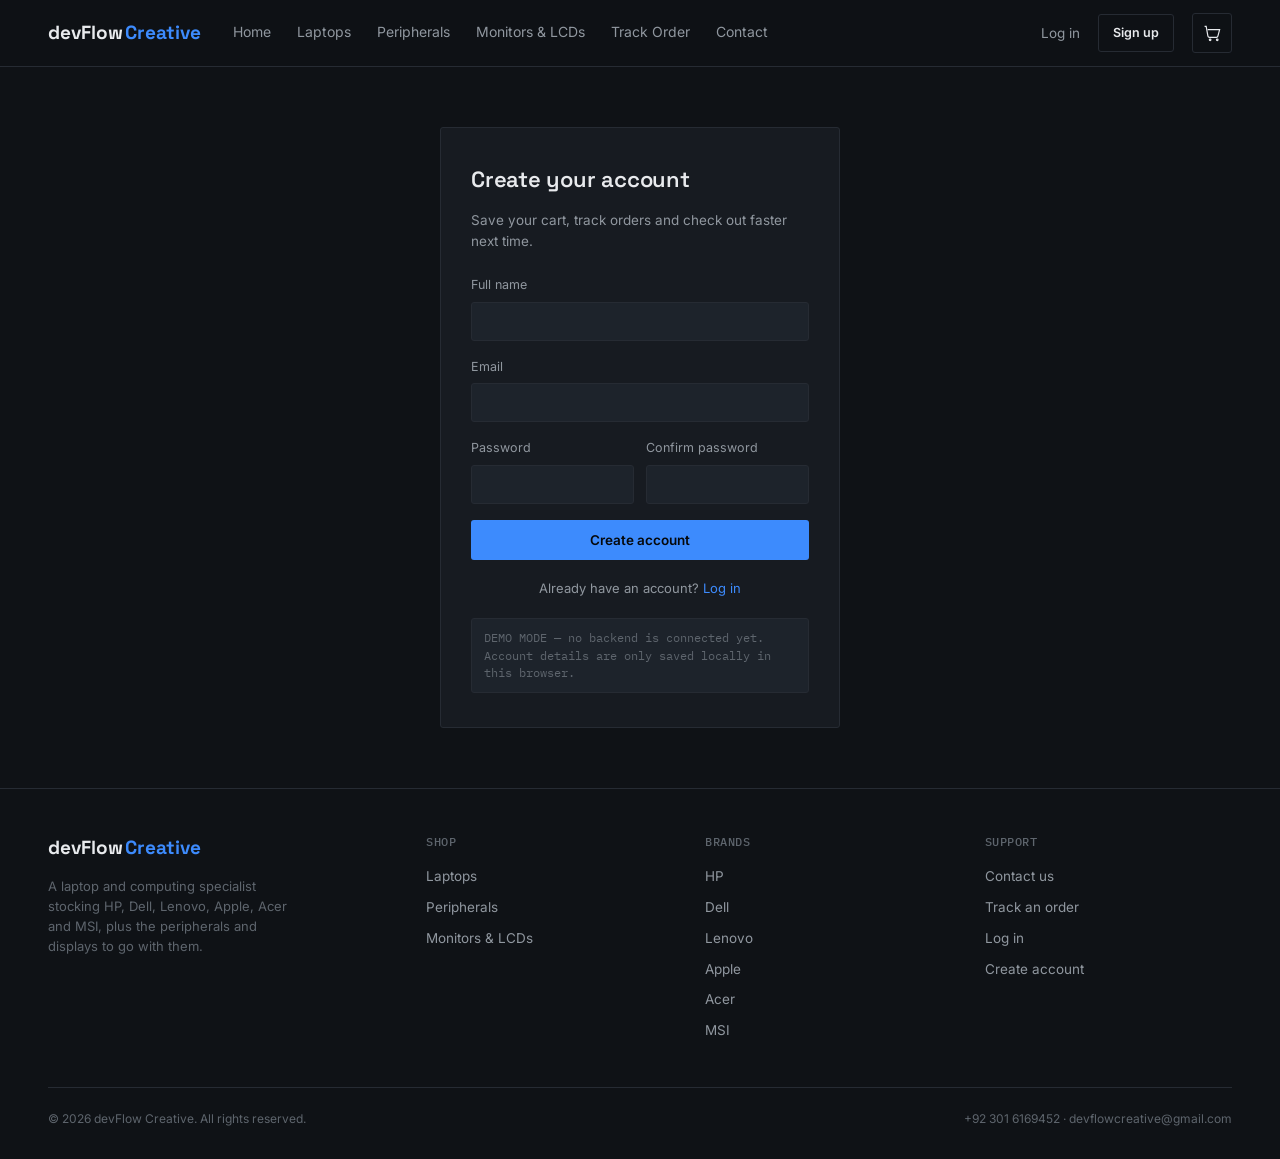
<file: signup.html>
<!DOCTYPE html>
<html lang="en">
<head>
<meta charset="UTF-8">
<meta name="viewport" content="width=device-width, initial-scale=1, viewport-fit=cover">
<meta name="theme-color" content="#0F1216">
<title>Create Account — devFlow Creative</title>
<meta name="description" content="Create a devFlow Creative account.">
<link rel="preconnect" href="https://fonts.googleapis.com">
<link href="https://fonts.googleapis.com/css2?family=Space+Grotesk:wght@500;600;700&family=Inter:wght@400;500;600&family=IBM+Plex+Mono:wght@400;500;600&display=swap" rel="stylesheet">
<link rel="stylesheet" href="style.css">
</head>
<body>
<header class="site-header">
    <div class="wrap header-inner">
      <a href="index.html" class="logo">devFlow<span>Creative</span></a>
      <button class="nav-toggle" id="navToggle" aria-label="Toggle menu">
        <svg viewBox="0 0 24 24" width="20" height="20" fill="none" stroke="currentColor" stroke-width="1.6"><path d="M3 6h18M3 12h18M3 18h18" stroke-linecap="round"/></svg>
      </button>
      <nav class="main-nav" id="mainNav"><a href="index.html">Home</a><a href="laptops.html">Laptops</a><a href="peripherals.html">Peripherals</a><a href="monitors.html">Monitors & LCDs</a><a href="track-order.html">Track Order</a><a href="contact.html">Contact</a></nav>
      <div class="header-actions">
        <a href="login.html" class="header-link">Log in</a>
        <a href="signup.html" class="btn btn-outline btn-small">Sign up</a>
        <button class="cart-btn" id="cartOpenBtn" aria-label="Open cart">
          <svg viewBox="0 0 24 24" fill="none" stroke="currentColor" stroke-width="1.5"><circle cx="9" cy="20" r="1"/><circle cx="18" cy="20" r="1"/><path d="M2 3h2l2.2 12.2a2 2 0 0 0 2 1.6h8.6a2 2 0 0 0 2-1.6L21 7H6"/></svg>
          <span class="cart-count" data-cart-count data-empty="true">0</span>
        </button>
      </div>
    </div>
  </header>

<div class="auth-wrap">
  <div class="auth-card">
    <h1>Create your account</h1>
    <p>Save your cart, track orders and check out faster next time.</p>
    <div class="form-error" id="signupError">Please fill in every field &mdash; passwords must match and be at least 6 characters.</div>
    <form id="signupForm" onsubmit="return handleSignup(event)">
      <div class="field"><label for="sName">Full name</label><input id="sName" type="text" required></div>
      <div class="field"><label for="sEmail">Email</label><input id="sEmail" type="email" required></div>
      <div class="field-row">
        <div class="field"><label for="sPassword">Password</label><input id="sPassword" type="password" required minlength="6"></div>
        <div class="field"><label for="sPassword2">Confirm password</label><input id="sPassword2" type="password" required minlength="6"></div>
      </div>
      <button type="submit" class="btn btn-primary btn-full">Create account</button>
    </form>
    <div class="auth-switch">Already have an account? <a href="login.html">Log in</a></div>
    <div class="auth-demo-note">DEMO MODE &mdash; no backend is connected yet. Account details are only saved locally in this browser.</div>
  </div>
</div>

<script>
function handleSignup(e) {
  e.preventDefault();
  const name = document.getElementById('sName').value.trim();
  const email = document.getElementById('sEmail').value;
  const p1 = document.getElementById('sPassword').value;
  const p2 = document.getElementById('sPassword2').value;
  const errorEl = document.getElementById('signupError');
  if (!name || !email.includes('@') || p1.length < 6 || p1 !== p2) {
    errorEl.classList.add('show');
    return false;
  }
  errorEl.classList.remove('show');
  localStorage.setItem('devflow_user', JSON.stringify({ name: name, email: email }));
  window.location.href = 'index.html';
  return false;
}
</script>

<footer class="site-footer">
    <div class="wrap">
      <div class="footer-grid">
        <div class="footer-brand">
          <div class="logo">devFlow<span>Creative</span></div>
          <p>A laptop and computing specialist stocking HP, Dell, Lenovo, Apple, Acer and MSI, plus the peripherals and displays to go with them.</p>
        </div>
        <div class="footer-col">
          <h4>Shop</h4>
          <a href="laptops.html">Laptops</a>
          <a href="peripherals.html">Peripherals</a>
          <a href="monitors.html">Monitors &amp; LCDs</a>
        </div>
        <div class="footer-col">
          <h4>Brands</h4>
          <a href="brands/hp.html">HP</a>
          <a href="brands/dell.html">Dell</a>
          <a href="brands/lenovo.html">Lenovo</a>
          <a href="brands/apple.html">Apple</a>
          <a href="brands/acer.html">Acer</a>
          <a href="brands/msi.html">MSI</a>
        </div>
        <div class="footer-col">
          <h4>Support</h4>
          <a href="contact.html">Contact us</a>
          <a href="track-order.html">Track an order</a>
          <a href="login.html">Log in</a>
          <a href="signup.html">Create account</a>
        </div>
      </div>
      <div class="footer-bottom">
        <span>&copy; 2026 devFlow Creative. All rights reserved.</span>
        <span>+92 301 6169452 &middot; devflowcreative@gmail.com</span>
      </div>
    </div>
  </footer>
<div class="cart-overlay" id="cartOverlay"></div>
  <aside class="cart-drawer" id="cartDrawer" aria-label="Shopping cart">
    <div class="cart-head">
      <h2>Your cart</h2>
      <button class="cart-close" id="cartCloseBtn" aria-label="Close cart">
        <svg viewBox="0 0 24 24" width="18" height="18" fill="none" stroke="currentColor" stroke-width="1.6"><path d="M6 6l12 12M18 6L6 18" stroke-linecap="round"/></svg>
      </button>
    </div>
    <div class="cart-items" id="cartItems"></div>
    <div class="cart-footer" id="cartFooter" style="display:none">
      <div class="cart-subtotal"><span>Subtotal</span><b id="cartSubtotal">Rs 0</b></div>
      <p>Shipping and taxes calculated at checkout.</p>
      <button type="button" class="btn btn-primary btn-full" onclick="alert('This is a demo store — checkout isn\'t connected to a backend yet.')">Checkout</button>
    </div>
  </aside>
<script src="data.js"></script>
<script src="images.js"></script>
<script src="cart.js"></script>
<script src="main.js"></script>
</body>
</html>
</file>
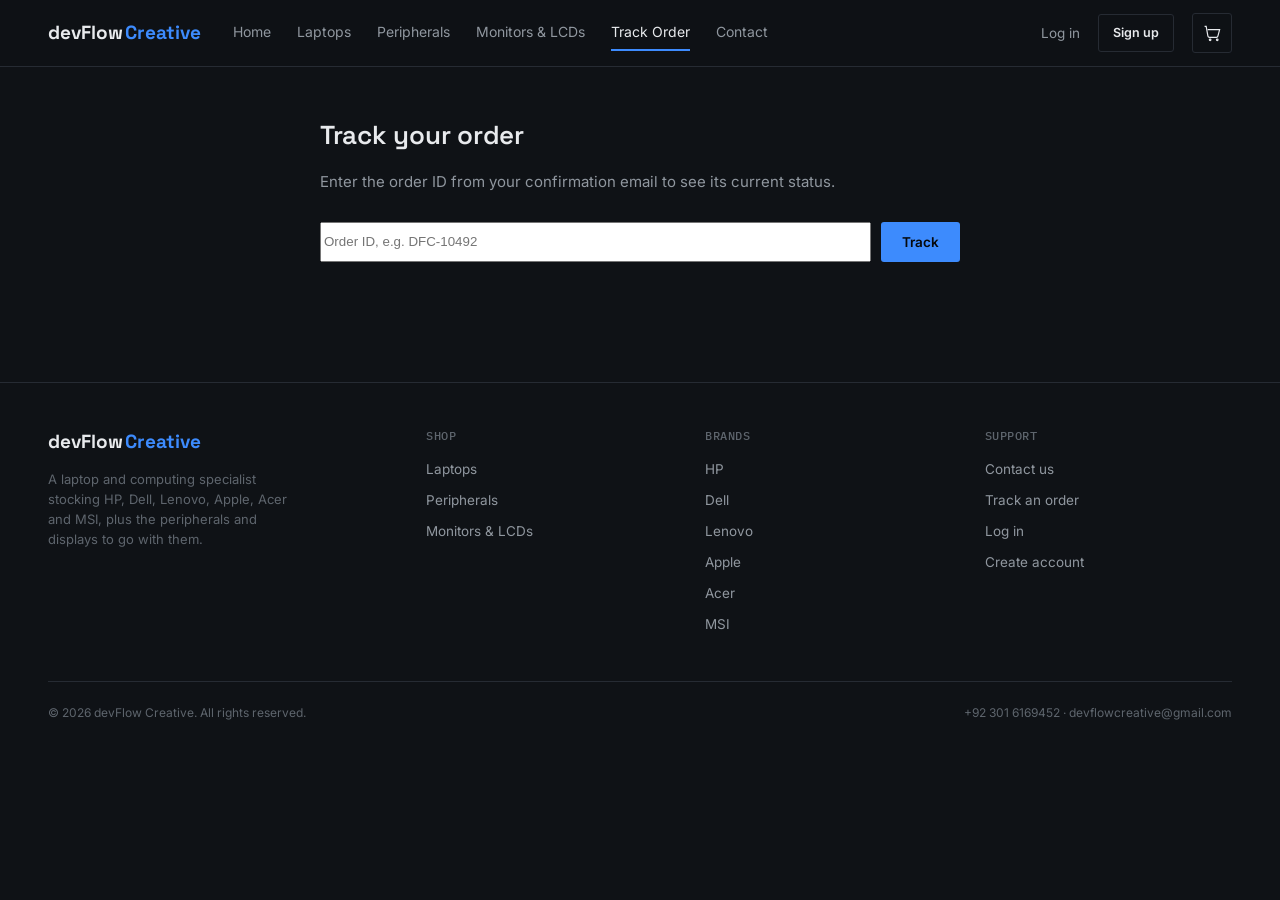
<file: track-order.html>
<!DOCTYPE html>
<html lang="en">
<head>
<meta charset="UTF-8">
<meta name="viewport" content="width=device-width, initial-scale=1, viewport-fit=cover">
<meta name="theme-color" content="#0F1216">
<title>Track Your Order — devFlow Creative</title>
<meta name="description" content="Track a devFlow Creative order.">
<link rel="preconnect" href="https://fonts.googleapis.com">
<link href="https://fonts.googleapis.com/css2?family=Space+Grotesk:wght@500;600;700&family=Inter:wght@400;500;600&family=IBM+Plex+Mono:wght@400;500;600&display=swap" rel="stylesheet">
<link rel="stylesheet" href="style.css">
</head>
<body>
<header class="site-header">
    <div class="wrap header-inner">
      <a href="index.html" class="logo">devFlow<span>Creative</span></a>
      <button class="nav-toggle" id="navToggle" aria-label="Toggle menu">
        <svg viewBox="0 0 24 24" width="20" height="20" fill="none" stroke="currentColor" stroke-width="1.6"><path d="M3 6h18M3 12h18M3 18h18" stroke-linecap="round"/></svg>
      </button>
      <nav class="main-nav" id="mainNav"><a href="index.html">Home</a><a href="laptops.html">Laptops</a><a href="peripherals.html">Peripherals</a><a href="monitors.html">Monitors & LCDs</a><a href="track-order.html" class="active">Track Order</a><a href="contact.html">Contact</a></nav>
      <div class="header-actions">
        <a href="login.html" class="header-link">Log in</a>
        <a href="signup.html" class="btn btn-outline btn-small">Sign up</a>
        <button class="cart-btn" id="cartOpenBtn" aria-label="Open cart">
          <svg viewBox="0 0 24 24" fill="none" stroke="currentColor" stroke-width="1.5"><circle cx="9" cy="20" r="1"/><circle cx="18" cy="20" r="1"/><path d="M2 3h2l2.2 12.2a2 2 0 0 0 2 1.6h8.6a2 2 0 0 0 2-1.6L21 7H6"/></svg>
          <span class="cart-count" data-cart-count data-empty="true">0</span>
        </button>
      </div>
    </div>
  </header>

<div class="wrap track-body">
  <h1>Track your order</h1>
  <p>Enter the order ID from your confirmation email to see its current status.</p>
  <form class="track-form" id="trackForm" onsubmit="return handleTrack(event)">
    <input type="text" id="trackInput" placeholder="Order ID, e.g. DFC-10492" required>
    <button type="submit" class="btn btn-primary">Track</button>
  </form>

  <div class="track-result" id="trackResult">
    <div class="track-order-id">Order <span id="trackIdOut"></span></div>
    <div class="track-steps">
      <div class="track-step done"><div class="track-dot"></div><span>Order placed</span></div>
      <div class="track-step done"><div class="track-dot"></div><span>Processing</span></div>
      <div class="track-step done"><div class="track-dot"></div><span>Shipped</span></div>
      <div class="track-step"><div class="track-dot"></div><span>Out for delivery</span></div>
      <div class="track-step"><div class="track-dot"></div><span>Delivered</span></div>
    </div>
  </div>
</div>

<script>
function handleTrack(e) {
  e.preventDefault();
  const id = document.getElementById('trackInput').value.trim();
  document.getElementById('trackIdOut').textContent = id.toUpperCase();
  document.getElementById('trackResult').classList.add('show');
  return false;
}
</script>

<footer class="site-footer">
    <div class="wrap">
      <div class="footer-grid">
        <div class="footer-brand">
          <div class="logo">devFlow<span>Creative</span></div>
          <p>A laptop and computing specialist stocking HP, Dell, Lenovo, Apple, Acer and MSI, plus the peripherals and displays to go with them.</p>
        </div>
        <div class="footer-col">
          <h4>Shop</h4>
          <a href="laptops.html">Laptops</a>
          <a href="peripherals.html">Peripherals</a>
          <a href="monitors.html">Monitors &amp; LCDs</a>
        </div>
        <div class="footer-col">
          <h4>Brands</h4>
          <a href="brands/hp.html">HP</a>
          <a href="brands/dell.html">Dell</a>
          <a href="brands/lenovo.html">Lenovo</a>
          <a href="brands/apple.html">Apple</a>
          <a href="brands/acer.html">Acer</a>
          <a href="brands/msi.html">MSI</a>
        </div>
        <div class="footer-col">
          <h4>Support</h4>
          <a href="contact.html">Contact us</a>
          <a href="track-order.html">Track an order</a>
          <a href="login.html">Log in</a>
          <a href="signup.html">Create account</a>
        </div>
      </div>
      <div class="footer-bottom">
        <span>&copy; 2026 devFlow Creative. All rights reserved.</span>
        <span>+92 301 6169452 &middot; devflowcreative@gmail.com</span>
      </div>
    </div>
  </footer>
<div class="cart-overlay" id="cartOverlay"></div>
  <aside class="cart-drawer" id="cartDrawer" aria-label="Shopping cart">
    <div class="cart-head">
      <h2>Your cart</h2>
      <button class="cart-close" id="cartCloseBtn" aria-label="Close cart">
        <svg viewBox="0 0 24 24" width="18" height="18" fill="none" stroke="currentColor" stroke-width="1.6"><path d="M6 6l12 12M18 6L6 18" stroke-linecap="round"/></svg>
      </button>
    </div>
    <div class="cart-items" id="cartItems"></div>
    <div class="cart-footer" id="cartFooter" style="display:none">
      <div class="cart-subtotal"><span>Subtotal</span><b id="cartSubtotal">Rs 0</b></div>
      <p>Shipping and taxes calculated at checkout.</p>
      <button type="button" class="btn btn-primary btn-full" onclick="alert('This is a demo store — checkout isn\'t connected to a backend yet.')">Checkout</button>
    </div>
  </aside>
<script src="data.js"></script>
<script src="images.js"></script>
<script src="cart.js"></script>
<script src="main.js"></script>
</body>
</html>
</file>
<file: style.css>
/* ============================================
   devFlow Creative — core stylesheet
   Palette: graphite base, cool blue accent, mono specs
   ============================================ */

:root {
  --bg: #0F1216;
  --surface: #171B21;
  --surface-2: #1D232B;
  --border: #262B33;
  --text: #E8EAED;
  --text-dim: #90979F;
  --text-faint: #5E656D;
  --accent: #3D8BFD;
  --accent-dim: #2B6CD4;
  --accent-soft: rgba(61, 139, 253, 0.12);
  --price: #4CAF7D;
  --discount: #E0663E;
  --radius: 3px;
  --font-display: "Space Grotesk", sans-serif;
  --font-body: "Inter", sans-serif;
  --font-mono: "IBM Plex Mono", monospace;
  --maxw: 1240px;
}

* { box-sizing: border-box; }

html { scroll-behavior: smooth; }

body {
  margin: 0;
  background: var(--bg);
  color: var(--text);
  font-family: var(--font-body);
  font-size: 15px;
  line-height: 1.55;
  -webkit-font-smoothing: antialiased;
}

a { color: inherit; text-decoration: none; }

img, svg { display: block; max-width: 100%; }

button { font-family: inherit; cursor: pointer; }

.wrap {
  max-width: var(--maxw);
  margin: 0 auto;
  padding: 0 28px;
}

h1, h2, h3, h4 {
  font-family: var(--font-display);
  font-weight: 600;
  margin: 0;
  letter-spacing: -0.01em;
}

:focus-visible {
  outline: 2px solid var(--accent);
  outline-offset: 2px;
}

@media (prefers-reduced-motion: reduce) {
  *, *::before, *::after { animation-duration: 0.01ms !important; transition-duration: 0.01ms !important; }
}

/* ---------- Header ---------- */

.site-header {
  position: sticky;
  top: 0;
  z-index: 50;
  background: rgba(15, 18, 22, 0.92);
  backdrop-filter: blur(8px);
  border-bottom: 1px solid var(--border);
}

.header-inner {
  display: flex;
  align-items: center;
  gap: 32px;
  height: 66px;
}

.logo {
  font-family: var(--font-display);
  font-weight: 700;
  font-size: 19px;
  color: var(--text);
  display: flex;
  align-items: baseline;
  gap: 2px;
  white-space: nowrap;
}
.logo span { color: var(--accent); }

.main-nav {
  display: flex;
  gap: 26px;
  flex: 1;
}

.main-nav a {
  font-size: 14px;
  color: var(--text-dim);
  padding: 6px 0;
  border-bottom: 2px solid transparent;
  transition: color 0.15s, border-color 0.15s;
}

.main-nav a:hover,
.main-nav a.active {
  color: var(--text);
  border-color: var(--accent);
}

.header-actions {
  display: flex;
  align-items: center;
  gap: 18px;
}

.header-link {
  font-size: 13.5px;
  color: var(--text-dim);
}
.header-link:hover { color: var(--text); }

.cart-btn {
  position: relative;
  background: transparent;
  border: 1px solid var(--border);
  border-radius: var(--radius);
  color: var(--text);
  width: 40px;
  height: 40px;
  display: flex;
  align-items: center;
  justify-content: center;
  transition: border-color 0.15s;
}
.cart-btn:hover { border-color: var(--accent); }
.cart-btn svg { width: 19px; height: 19px; }

.cart-count {
  position: absolute;
  top: -7px;
  right: -7px;
  background: var(--accent);
  color: #06090c;
  font-family: var(--font-mono);
  font-size: 10.5px;
  font-weight: 600;
  min-width: 17px;
  height: 17px;
  border-radius: 9px;
  display: flex;
  align-items: center;
  justify-content: center;
  padding: 0 4px;
}
.cart-count[data-empty="true"] { display: none; }

.nav-toggle {
  display: none;
  background: none;
  border: 1px solid var(--border);
  border-radius: var(--radius);
  width: 40px;
  height: 40px;
  color: var(--text);
}

/* ---------- Buttons ---------- */

.btn {
  display: inline-flex;
  align-items: center;
  justify-content: center;
  gap: 8px;
  padding: 11px 20px;
  border-radius: var(--radius);
  font-size: 13.5px;
  font-weight: 600;
  border: 1px solid transparent;
  transition: background 0.15s, border-color 0.15s, color 0.15s;
}

.btn-primary {
  background: var(--accent);
  color: #06090c;
}
.btn-primary:hover { background: #5c9fff; }

.btn-outline {
  background: transparent;
  border-color: var(--border);
  color: var(--text);
}
.btn-outline:hover { border-color: var(--accent); color: var(--accent); }

.btn-small { padding: 8px 14px; font-size: 12.5px; }
.btn-full { width: 100%; }

/* ---------- Hero ---------- */

.hero {
  border-bottom: 1px solid var(--border);
  padding: 64px 0 56px;
  background:
    linear-gradient(180deg, rgba(61,139,253,0.06), transparent 60%);
}

.hero-inner {
  display: grid;
  grid-template-columns: 1.1fr 0.9fr;
  gap: 48px;
  align-items: center;
}

.hero-eyebrow {
  font-family: var(--font-mono);
  font-size: 12.5px;
  color: var(--accent);
  margin-bottom: 14px;
}

.hero h1 {
  font-size: 42px;
  line-height: 1.12;
  max-width: 15ch;
}

.hero p {
  color: var(--text-dim);
  max-width: 48ch;
  margin-top: 16px;
  font-size: 15.5px;
}

.hero-actions { display: flex; gap: 12px; margin-top: 28px; }

.hero-stats {
  display: flex;
  gap: 28px;
  margin-top: 40px;
  padding-top: 24px;
  border-top: 1px solid var(--border);
}
.hero-stat b {
  display: block;
  font-family: var(--font-mono);
  font-size: 20px;
  color: var(--text);
}
.hero-stat span { font-size: 12px; color: var(--text-faint); }

.hero-panel {
  border: 1px solid var(--border);
  background: var(--surface);
  border-radius: var(--radius);
  padding: 22px;
}

.hero-panel-head {
  display: flex;
  justify-content: space-between;
  align-items: center;
  margin-bottom: 16px;
  font-family: var(--font-mono);
  font-size: 12px;
  color: var(--text-faint);
}

/* ---------- Section headings ---------- */

.section {
  padding: 52px 0;
  border-bottom: 1px solid var(--border);
}

.section-head {
  display: flex;
  justify-content: space-between;
  align-items: flex-end;
  margin-bottom: 26px;
}

.section-head h2 { font-size: 24px; }
.section-head p { color: var(--text-dim); font-size: 13.5px; margin-top: 6px; }
.section-link { font-size: 13px; color: var(--accent); }

/* ---------- Brand strip ---------- */

.brand-strip {
  display: grid;
  grid-template-columns: repeat(6, 1fr);
  gap: 1px;
  background: var(--border);
  border: 1px solid var(--border);
}

.brand-tile {
  background: var(--surface);
  padding: 22px 14px;
  text-align: center;
  font-family: var(--font-mono);
  font-size: 13px;
  color: var(--text-dim);
  transition: background 0.15s, color 0.15s;
}
.brand-tile:hover { background: var(--surface-2); color: var(--text); }

/* ---------- Category grid (index) ---------- */

.category-grid {
  display: grid;
  grid-template-columns: repeat(3, 1fr);
  gap: 16px;
}

.category-card {
  position: relative;
  border: 1px solid var(--border);
  background: var(--surface);
  border-radius: var(--radius);
  padding: 26px 22px;
  display: block;
  transition: border-color 0.15s, transform 0.15s;
}
.category-card:hover { border-color: var(--accent); transform: translateY(-2px); }

.category-card .icon {
  width: 34px;
  height: 34px;
  color: var(--accent);
  margin-bottom: 18px;
}

.category-card h3 { font-size: 17px; margin-bottom: 6px; }
.category-card p { font-size: 13px; color: var(--text-dim); margin: 0; }
.category-card .go {
  position: absolute;
  top: 22px;
  right: 20px;
  font-family: var(--font-mono);
  font-size: 11px;
  color: var(--text-faint);
}

/* ---------- Ad banners ---------- */

.ad-banner {
  border: 1px solid var(--border);
  border-radius: var(--radius);
  padding: 30px 32px;
  display: flex;
  justify-content: space-between;
  align-items: center;
  gap: 24px;
}

.ad-grid { display: grid; grid-template-columns: 1fr 1fr; gap: 16px; }

.ad-hp { background: linear-gradient(120deg, rgba(61,139,253,0.10), var(--surface)); }
.ad-msi { background: linear-gradient(120deg, rgba(224,102,62,0.10), var(--surface)); }

.ad-banner .tag {
  font-family: var(--font-mono);
  font-size: 11.5px;
  color: var(--accent);
  margin-bottom: 8px;
}
.ad-banner h3 { font-size: 20px; margin-bottom: 6px; }
.ad-banner p { color: var(--text-dim); font-size: 13px; margin: 0 0 16px; }

/* ---------- Product grid & cards ---------- */

.product-grid {
  display: grid;
  grid-template-columns: repeat(4, 1fr);
  gap: 16px;
}

.product-card {
  border: 1px solid var(--border);
  background: var(--surface);
  border-radius: var(--radius);
  display: flex;
  flex-direction: column;
  overflow: hidden;
  transition: border-color 0.15s;
}
.product-card:hover { border-color: #3a4150; }

.product-thumb {
  aspect-ratio: 4 / 3;
  background: var(--surface-2);
  display: flex;
  align-items: center;
  justify-content: center;
  position: relative;
  border-bottom: 1px solid var(--border);
}
.product-thumb svg { width: 58%; height: 58%; color: var(--text-faint); }

.badge {
  position: absolute;
  top: 10px;
  left: 10px;
  background: var(--discount);
  color: #fff;
  font-family: var(--font-mono);
  font-size: 10.5px;
  font-weight: 600;
  padding: 3px 7px;
  border-radius: 2px;
}

.product-body { padding: 14px 14px 16px; display: flex; flex-direction: column; gap: 8px; flex: 1; }

.product-brand {
  font-family: var(--font-mono);
  font-size: 10.5px;
  color: var(--text-faint);
  text-transform: uppercase;
  letter-spacing: 0.04em;
}

.product-name { font-size: 14px; font-weight: 600; line-height: 1.35; min-height: 38px; }

.product-specs {
  display: flex;
  flex-wrap: wrap;
  gap: 6px;
  font-family: var(--font-mono);
  font-size: 10.5px;
  color: var(--text-dim);
}
.product-specs span {
  background: var(--surface-2);
  border: 1px solid var(--border);
  padding: 3px 6px;
  border-radius: 2px;
}

.product-price-row {
  display: flex;
  align-items: baseline;
  gap: 8px;
  margin-top: 4px;
}
.price-now { font-family: var(--font-mono); font-size: 16px; font-weight: 600; color: var(--price); }
.price-old { font-family: var(--font-mono); font-size: 12px; color: var(--text-faint); text-decoration: line-through; }

.add-cart-btn {
  margin-top: 10px;
  width: 100%;
  background: transparent;
  border: 1px solid var(--border);
  color: var(--text);
  padding: 9px;
  border-radius: var(--radius);
  font-size: 12.5px;
  font-weight: 600;
  transition: background 0.15s, border-color 0.15s;
}
.add-cart-btn:hover { background: var(--accent); border-color: var(--accent); color: #06090c; }
.add-cart-btn.added { background: var(--price); border-color: var(--price); color: #06090c; }

/* ---------- Category hub (laptops.html) ---------- */

.brand-hub-grid {
  display: grid;
  grid-template-columns: repeat(3, 1fr);
  gap: 16px;
}
.brand-hub-card {
  border: 1px solid var(--border);
  background: var(--surface);
  border-radius: var(--radius);
  padding: 28px 24px;
  text-align: center;
  transition: border-color 0.15s, transform 0.15s;
}
.brand-hub-card:hover { border-color: var(--accent); transform: translateY(-2px); }
.brand-hub-card .wordmark {
  font-family: var(--font-display);
  font-size: 22px;
  font-weight: 700;
  margin-bottom: 8px;
}
.brand-hub-card p { color: var(--text-dim); font-size: 12.5px; margin: 0 0 16px; }
.brand-hub-card .count { font-family: var(--font-mono); font-size: 11px; color: var(--text-faint); }

/* ---------- Brand / listing page (filters + grid) ---------- */

.listing-head {
  display: flex;
  justify-content: space-between;
  align-items: flex-end;
  padding: 40px 0 26px;
  border-bottom: 1px solid var(--border);
}
.breadcrumb { font-family: var(--font-mono); font-size: 11.5px; color: var(--text-faint); margin-bottom: 10px; }
.breadcrumb a { color: var(--text-dim); }
.breadcrumb a:hover { color: var(--accent); }
.listing-head h1 { font-size: 28px; }
.result-count { font-family: var(--font-mono); font-size: 12.5px; color: var(--text-faint); }

.listing-body {
  display: grid;
  grid-template-columns: 220px 1fr;
  gap: 32px;
  padding: 32px 0 70px;
}

.filters {
  border: 1px solid var(--border);
  border-radius: var(--radius);
  padding: 20px;
  align-self: start;
  position: sticky;
  top: 90px;
}
.filter-group { margin-bottom: 22px; }
.filter-group:last-child { margin-bottom: 0; }
.filter-title {
  font-family: var(--font-mono);
  font-size: 11px;
  text-transform: uppercase;
  letter-spacing: 0.05em;
  color: var(--text-faint);
  margin-bottom: 10px;
}
.filter-option {
  display: flex;
  align-items: center;
  gap: 8px;
  font-size: 13px;
  color: var(--text-dim);
  padding: 5px 0;
  cursor: pointer;
}
.filter-option input { accent-color: var(--accent); width: 14px; height: 14px; }
.filter-option:hover { color: var(--text); }
.filter-option .swatch {
  width: 12px; height: 12px; border-radius: 50%;
  border: 1px solid var(--border);
  display: inline-block;
}
.filter-reset {
  margin-top: 18px;
  font-size: 12px;
  color: var(--accent);
  background: none;
  border: none;
  padding: 0;
}

.empty-state {
  grid-column: 1 / -1;
  text-align: center;
  padding: 60px 20px;
  color: var(--text-dim);
  border: 1px dashed var(--border);
  border-radius: var(--radius);
}
.empty-state h3 { margin-bottom: 8px; color: var(--text); }

/* ---------- Peripherals / monitors simple grid page ---------- */

.simple-header { padding: 40px 0 26px; border-bottom: 1px solid var(--border); }
.simple-header h1 { font-size: 28px; }
.simple-header p { color: var(--text-dim); margin-top: 8px; font-size: 13.5px; }
.simple-body { padding: 32px 0 70px; }
.subgroup { margin-bottom: 40px; }
.subgroup h2 { font-size: 16px; margin-bottom: 14px; color: var(--text-dim); font-family: var(--font-mono); font-weight: 500; text-transform: uppercase; letter-spacing: 0.04em; }

/* ---------- Contact page ---------- */

.contact-body { padding: 48px 0 80px; display: grid; grid-template-columns: 1fr 1fr; gap: 48px; }
.contact-info h1 { font-size: 30px; margin-bottom: 12px; }
.contact-info > p { color: var(--text-dim); margin-bottom: 32px; max-width: 42ch; }
.contact-row { display: flex; gap: 14px; padding: 16px 0; border-top: 1px solid var(--border); }
.contact-row:last-child { border-bottom: 1px solid var(--border); }
.contact-row .ic { width: 20px; height: 20px; color: var(--accent); flex-shrink: 0; margin-top: 2px; }
.contact-row b { display: block; font-size: 13px; color: var(--text-faint); font-family: var(--font-mono); font-weight: 500; margin-bottom: 3px; }
.contact-row a, .contact-row span { font-size: 15px; }
.contact-row a:hover { color: var(--accent); }

.form-card { border: 1px solid var(--border); background: var(--surface); border-radius: var(--radius); padding: 28px; }
.form-card h2 { font-size: 17px; margin-bottom: 20px; }

.field { margin-bottom: 16px; }
.field label { display: block; font-size: 12.5px; color: var(--text-dim); margin-bottom: 7px; }
.field input, .field select, .field textarea {
  width: 100%;
  background: var(--surface-2);
  border: 1px solid var(--border);
  border-radius: var(--radius);
  color: var(--text);
  padding: 10px 12px;
  font-size: 14px;
  font-family: inherit;
}
.field input:focus, .field select:focus, .field textarea:focus { border-color: var(--accent); outline: none; }
.field textarea { resize: vertical; min-height: 100px; }
.field-row { display: grid; grid-template-columns: 1fr 1fr; gap: 12px; }
.form-note { font-size: 12px; color: var(--text-faint); margin-top: 14px; }
.form-success { display: none; background: rgba(76,175,125,0.1); border: 1px solid var(--price); color: var(--price); padding: 12px 14px; border-radius: var(--radius); font-size: 13px; margin-bottom: 16px; }
.form-success.show { display: block; }

/* ---------- Auth pages ---------- */

.auth-wrap { min-height: calc(100vh - 66px - 260px); display: flex; align-items: center; justify-content: center; padding: 60px 20px; }
.auth-card { width: 100%; max-width: 400px; border: 1px solid var(--border); background: var(--surface); border-radius: var(--radius); padding: 34px 30px; }
.auth-card h1 { font-size: 22px; margin-bottom: 6px; }
.auth-card > p { color: var(--text-dim); font-size: 13.5px; margin-bottom: 24px; }
.auth-switch { text-align: center; margin-top: 18px; font-size: 13px; color: var(--text-dim); }
.auth-switch a { color: var(--accent); }
.auth-demo-note { margin-top: 20px; padding: 10px 12px; background: var(--surface-2); border: 1px solid var(--border); border-radius: var(--radius); font-size: 11.5px; color: var(--text-faint); font-family: var(--font-mono); }
.checkbox-row { display: flex; align-items: center; gap: 8px; font-size: 13px; color: var(--text-dim); margin-bottom: 18px; }
.checkbox-row input { accent-color: var(--accent); }
.form-error { color: var(--discount); font-size: 12.5px; margin-top: -8px; margin-bottom: 14px; display: none; }
.form-error.show { display: block; }

/* ---------- Track order page ---------- */

.track-body { padding: 48px 0 80px; max-width: 640px; margin: 0 auto; }
.track-body h1 { font-size: 26px; margin-bottom: 8px; }
.track-body > p { color: var(--text-dim); margin-bottom: 28px; }
.track-form { display: flex; gap: 10px; margin-bottom: 40px; }
.track-form input { flex: 1; }
.track-result { border: 1px solid var(--border); border-radius: var(--radius); padding: 24px; display: none; }
.track-result.show { display: block; }
.track-order-id { font-family: var(--font-mono); font-size: 13px; color: var(--text-faint); margin-bottom: 24px; }
.track-steps { display: flex; justify-content: space-between; position: relative; }
.track-steps::before {
  content: "";
  position: absolute;
  top: 9px; left: 9px; right: 9px;
  height: 2px;
  background: var(--border);
  z-index: 0;
}
.track-step { flex: 1; text-align: center; position: relative; z-index: 1; }
.track-dot { width: 18px; height: 18px; border-radius: 50%; background: var(--surface-2); border: 2px solid var(--border); margin: 0 auto 10px; }
.track-step.done .track-dot { background: var(--accent); border-color: var(--accent); }
.track-step span { font-size: 11.5px; color: var(--text-dim); display: block; }
.track-step.done span { color: var(--text); }

/* ---------- Cart drawer ---------- */

.cart-overlay {
  position: fixed; inset: 0;
  background: rgba(6, 8, 10, 0.6);
  z-index: 90;
  opacity: 0;
  pointer-events: none;
  transition: opacity 0.2s;
}
.cart-overlay.open { opacity: 1; pointer-events: auto; }

.cart-drawer {
  position: fixed;
  top: 0; right: 0;
  width: 400px;
  max-width: 92vw;
  height: 100%;
  background: var(--surface);
  border-left: 1px solid var(--border);
  z-index: 91;
  display: flex;
  flex-direction: column;
  transform: translateX(100%);
  transition: transform 0.25s ease;
}
.cart-drawer.open { transform: translateX(0); }

.cart-head {
  display: flex;
  justify-content: space-between;
  align-items: center;
  padding: 20px 22px;
  border-bottom: 1px solid var(--border);
}
.cart-head h2 { font-size: 16px; }
.cart-close { background: none; border: none; color: var(--text-dim); width: 30px; height: 30px; }
.cart-close:hover { color: var(--text); }

.cart-items { flex: 1; overflow-y: auto; padding: 14px 22px; }

.cart-empty { text-align: center; color: var(--text-faint); font-size: 13.5px; padding: 60px 10px; }

.cart-item {
  display: flex; gap: 12px;
  padding: 14px 0;
  border-bottom: 1px solid var(--border);
}
.cart-item-thumb {
  width: 56px; height: 56px;
  background: var(--surface-2);
  border: 1px solid var(--border);
  border-radius: var(--radius);
  display: flex; align-items: center; justify-content: center;
  flex-shrink: 0;
}
.cart-item-thumb svg { width: 60%; height: 60%; color: var(--text-faint); }
.cart-item-info { flex: 1; min-width: 0; }
.cart-item-name { font-size: 13px; font-weight: 600; line-height: 1.3; margin-bottom: 4px; }
.cart-item-brand { font-family: var(--font-mono); font-size: 10px; color: var(--text-faint); text-transform: uppercase; }
.cart-item-row { display: flex; justify-content: space-between; align-items: center; margin-top: 8px; }
.qty-ctrl { display: flex; align-items: center; border: 1px solid var(--border); border-radius: var(--radius); }
.qty-ctrl button { background: none; border: none; color: var(--text-dim); width: 24px; height: 24px; font-size: 14px; }
.qty-ctrl button:hover { color: var(--accent); }
.qty-ctrl span { font-family: var(--font-mono); font-size: 12px; width: 22px; text-align: center; }
.cart-item-price { font-family: var(--font-mono); font-size: 13px; color: var(--price); }
.cart-item-remove { font-size: 11px; color: var(--text-faint); background: none; border: none; margin-top: 6px; padding: 0; }
.cart-item-remove:hover { color: var(--discount); }

.cart-footer { border-top: 1px solid var(--border); padding: 18px 22px 22px; }
.cart-subtotal { display: flex; justify-content: space-between; font-size: 14px; margin-bottom: 4px; }
.cart-subtotal b { font-family: var(--font-mono); color: var(--price); font-size: 16px; }
.cart-footer p { font-size: 11.5px; color: var(--text-faint); margin: 6px 0 16px; }

/* ---------- Footer ---------- */

.site-footer { border-top: 1px solid var(--border); padding: 44px 0 30px; }
.footer-grid { display: grid; grid-template-columns: 1.4fr 1fr 1fr 1fr; gap: 32px; margin-bottom: 36px; }
.footer-brand .logo { margin-bottom: 12px; }
.footer-brand p { color: var(--text-faint); font-size: 13px; max-width: 32ch; }
.footer-col h4 { font-size: 12px; text-transform: uppercase; letter-spacing: 0.04em; color: var(--text-faint); font-family: var(--font-mono); font-weight: 500; margin-bottom: 14px; }
.footer-col a { display: block; font-size: 13.5px; color: var(--text-dim); margin-bottom: 10px; }
.footer-col a:hover { color: var(--accent); }
.footer-bottom { display: flex; justify-content: space-between; padding-top: 22px; border-top: 1px solid var(--border); font-size: 12px; color: var(--text-faint); }

/* ---------- Responsive ---------- */

@media (max-width: 980px) {
  .hero-inner { grid-template-columns: 1fr; }
  .product-grid { grid-template-columns: repeat(3, 1fr); }
  .category-grid { grid-template-columns: 1fr; }
  .brand-hub-grid { grid-template-columns: repeat(2, 1fr); }
  .ad-grid { grid-template-columns: 1fr; }
  .contact-body { grid-template-columns: 1fr; }
  .footer-grid { grid-template-columns: 1fr 1fr; }
}

@media (max-width: 720px) {
  .main-nav { display: none; }
  .nav-toggle { display: flex; align-items: center; justify-content: center; }
  .brand-strip { grid-template-columns: repeat(3, 1fr); }
  .product-grid { grid-template-columns: repeat(2, 1fr); }
  .listing-body { grid-template-columns: 1fr; }
  .filters { position: static; }
  .cart-drawer { width: 100%; }
  .hero h1 { font-size: 32px; }
  .field-row { grid-template-columns: 1fr; }
}

/* ============================================
   Product imagery
   ============================================ */

.product-thumb {
  background:
    radial-gradient(120% 90% at 50% 0%, #26303c 0%, var(--surface-2) 60%);
  overflow: hidden;
}
.product-thumb svg.art,
.product-thumb img.art {
  width: 88%;
  height: 88%;
  color: initial;
  object-fit: contain;
}
.cart-item-thumb svg.art,
.cart-item-thumb img.art { width: 92%; height: 92%; color: initial; object-fit: contain; }
.cart-item-thumb { overflow: hidden; }

/* ============================================
   Mobile & tablet
   ============================================ */

html { -webkit-text-size-adjust: 100%; }
body { overflow-x: hidden; }
.site-header { padding-top: env(safe-area-inset-top, 0px); }
.nav-extra { display: none; }
.filters-toggle { display: none; }

/* inputs at 16px stop iOS Safari zooming the page on focus */
@media (max-width: 720px) {
  .field input, .field select, .field textarea, .track-form input { font-size: 16px; }
}

@media (max-width: 980px) {
  .wrap { padding: 0 20px; }
  .hero { padding: 44px 0 40px; }
  .hero-inner { gap: 32px; }
  .hero h1 { max-width: 20ch; }
  .listing-body { grid-template-columns: 190px 1fr; gap: 22px; }
  .section { padding: 40px 0; }
}

@media (max-width: 720px) {
  .wrap { padding: 0 16px; }

  /* ----- header ----- */
  .header-inner { gap: 10px; height: 58px; }
  .logo { font-size: 17px; margin-right: auto; }
  .header-actions { order: 2; gap: 10px; }
  .header-actions .header-link,
  .header-actions .btn { display: none; }
  .nav-toggle { order: 3; width: 42px; height: 42px; }
  .cart-btn { width: 42px; height: 42px; }

  .main-nav {
    display: none;
    position: absolute;
    top: 100%;
    left: 0; right: 0;
    flex-direction: column;
    gap: 0;
    padding: 6px 16px 14px;
    background: var(--surface);
    border-bottom: 1px solid var(--border);
    box-shadow: 0 18px 30px rgba(0, 0, 0, 0.45);
    max-height: calc(100vh - 58px);
    overflow-y: auto;
  }
  .main-nav.open { display: flex; }
  .main-nav a {
    padding: 14px 2px;
    font-size: 15px;
    border-bottom: 1px solid var(--border);
    border-left: 0;
  }
  .main-nav a:last-child { border-bottom: 0; }
  .main-nav a.active { color: var(--accent); }
  .main-nav .nav-extra { display: block; color: var(--text); }
  .main-nav .nav-extra:last-child {
    margin-top: 10px; text-align: center;
    border: 1px solid var(--accent); border-radius: var(--radius);
    color: var(--accent);
  }

  /* ----- hero ----- */
  .hero { padding: 32px 0 30px; }
  .hero h1 { font-size: 29px; max-width: none; }
  .hero p { font-size: 14.5px; }
  .hero-actions { flex-direction: column; margin-top: 22px; }
  .hero-actions .btn { width: 100%; padding: 13px 20px; }
  .hero-stats { gap: 0; justify-content: space-between; margin-top: 28px; }
  .hero-stat b { font-size: 18px; }
  .hero-stat span { font-size: 11px; display: block; max-width: 11ch; }
  .hero-panel { padding: 14px; }

  /* ----- sections ----- */
  .section { padding: 32px 0; }
  .section-head { flex-direction: column; align-items: flex-start; gap: 10px; margin-bottom: 18px; }
  .section-head h2 { font-size: 21px; }

  .category-card { padding: 20px 18px; }
  .category-card .go { display: none; }
  .brand-hub-grid { grid-template-columns: 1fr 1fr; gap: 10px; }
  .brand-hub-card { padding: 20px 12px; }
  .brand-hub-card .wordmark { font-size: 19px; }
  .brand-hub-card p { font-size: 12px; }
  .brand-hub-card .count { font-size: 10px; }
  .ad-banner { padding: 22px 18px; flex-direction: column; align-items: flex-start; }
  .brand-tile { padding: 18px 8px; }

  /* ----- listing pages ----- */
  .listing-head {
    flex-direction: column; align-items: flex-start; gap: 8px;
    padding: 24px 0 18px;
  }
  .listing-head h1, .simple-header h1 { font-size: 23px; }
  .simple-header { padding: 24px 0 18px; }
  .simple-body { padding: 22px 0 50px; }
  .subgroup { margin-bottom: 30px; }

  .listing-body { grid-template-columns: 1fr; padding: 18px 0 50px; gap: 14px; }
  .filters-toggle {
    display: flex; align-items: center; justify-content: space-between;
    width: 100%; padding: 13px 16px;
    background: var(--surface); color: var(--text);
    border: 1px solid var(--border); border-radius: var(--radius);
    font-size: 14px; font-weight: 600;
  }
  .filters-toggle[aria-expanded="true"] { border-color: var(--accent); }
  .filters { display: none; padding: 16px; }
  .filters.open {
    display: grid; grid-template-columns: repeat(auto-fit, minmax(130px, 1fr)); gap: 6px 18px;
  }
  .filters.open .filter-group { margin-bottom: 8px; }
  .filter-option { padding: 9px 0; font-size: 14px; }
  .filter-option input { width: 18px; height: 18px; }
  .filters.open .filter-reset { grid-column: 1 / -1; margin-top: 4px; padding: 6px 0; font-size: 13px; }

  /* ----- product cards: 2-up, tighter ----- */
  .product-grid { gap: 10px; }
  .product-thumb svg.art, .product-thumb img.art { width: 92%; height: 92%; }
  .product-body { padding: 10px 10px 12px; gap: 6px; }
  .product-name { font-size: 13px; min-height: 0; line-height: 1.3; }
  .product-brand { font-size: 10px; }
  .product-specs { gap: 4px; font-size: 10px; }
  .product-specs span { padding: 2px 5px; }
  .price-now { font-size: 14px; }
  .price-old { font-size: 11px; }
  .add-cart-btn { padding: 11px 8px; font-size: 13px; margin-top: 6px; }
  .badge { top: 8px; left: 8px; }

  /* ----- forms & auth ----- */
  .contact-body { padding: 28px 16px 56px; gap: 28px; }
  .contact-info h1 { font-size: 25px; }
  .form-card { padding: 20px 16px; }
  .auth-wrap { padding: 28px 16px 44px; min-height: 0; align-items: flex-start; }
  .auth-card { padding: 26px 20px; }
  .btn { padding: 13px 20px; }
  .btn-small { padding: 10px 14px; }

  /* ----- track order: vertical stepper ----- */
  .track-body { padding: 28px 16px 56px; }
  .track-form { flex-direction: column; margin-bottom: 28px; }
  .track-form .btn { width: 100%; }
  .track-result { padding: 20px 16px; }
  .track-steps { flex-direction: column; gap: 18px; }
  .track-steps::before { top: 9px; bottom: 9px; left: 8px; right: auto; width: 2px; height: auto; }
  .track-step { display: flex; align-items: center; gap: 14px; text-align: left; }
  .track-dot { margin: 0; flex-shrink: 0; }
  .track-step span { font-size: 14px; }

  /* ----- cart drawer ----- */
  .cart-drawer { width: 100%; max-width: 100%; }
  .cart-head { padding: 16px; padding-top: calc(16px + env(safe-area-inset-top, 0px)); }
  .cart-items { padding: 6px 16px; }
  .cart-footer { padding: 16px 16px calc(18px + env(safe-area-inset-bottom, 0px)); }
  .cart-close { width: 40px; height: 40px; }
  .qty-ctrl button { width: 34px; height: 34px; font-size: 16px; }
  .qty-ctrl span { width: 28px; }
  .cart-item-remove { padding: 8px 0; font-size: 12px; }

  /* ----- footer ----- */
  .site-footer { padding: 32px 0 calc(24px + env(safe-area-inset-bottom, 0px)); }
  .footer-grid { grid-template-columns: 1fr 1fr; gap: 24px 16px; }
  .footer-brand { grid-column: 1 / -1; }
  .footer-brand p { max-width: none; }
  .footer-col a { padding: 4px 0; margin-bottom: 4px; }
  .footer-bottom { flex-direction: column; gap: 6px; }
}

@media (max-width: 380px) {
  .hero h1 { font-size: 26px; }
  .logo { font-size: 16px; }
  .product-specs span:nth-child(n+4) { display: none; } /* keep cards compact on very small phones */
  .brand-strip { grid-template-columns: repeat(2, 1fr); }
}

/* touch devices: no sticky hover lift */
@media (hover: none) {
  .category-card:hover, .brand-hub-card:hover { transform: none; }
}

/* keep Add-to-cart buttons aligned across a row of uneven cards */
.product-price-row { margin-top: auto; }
</file>
